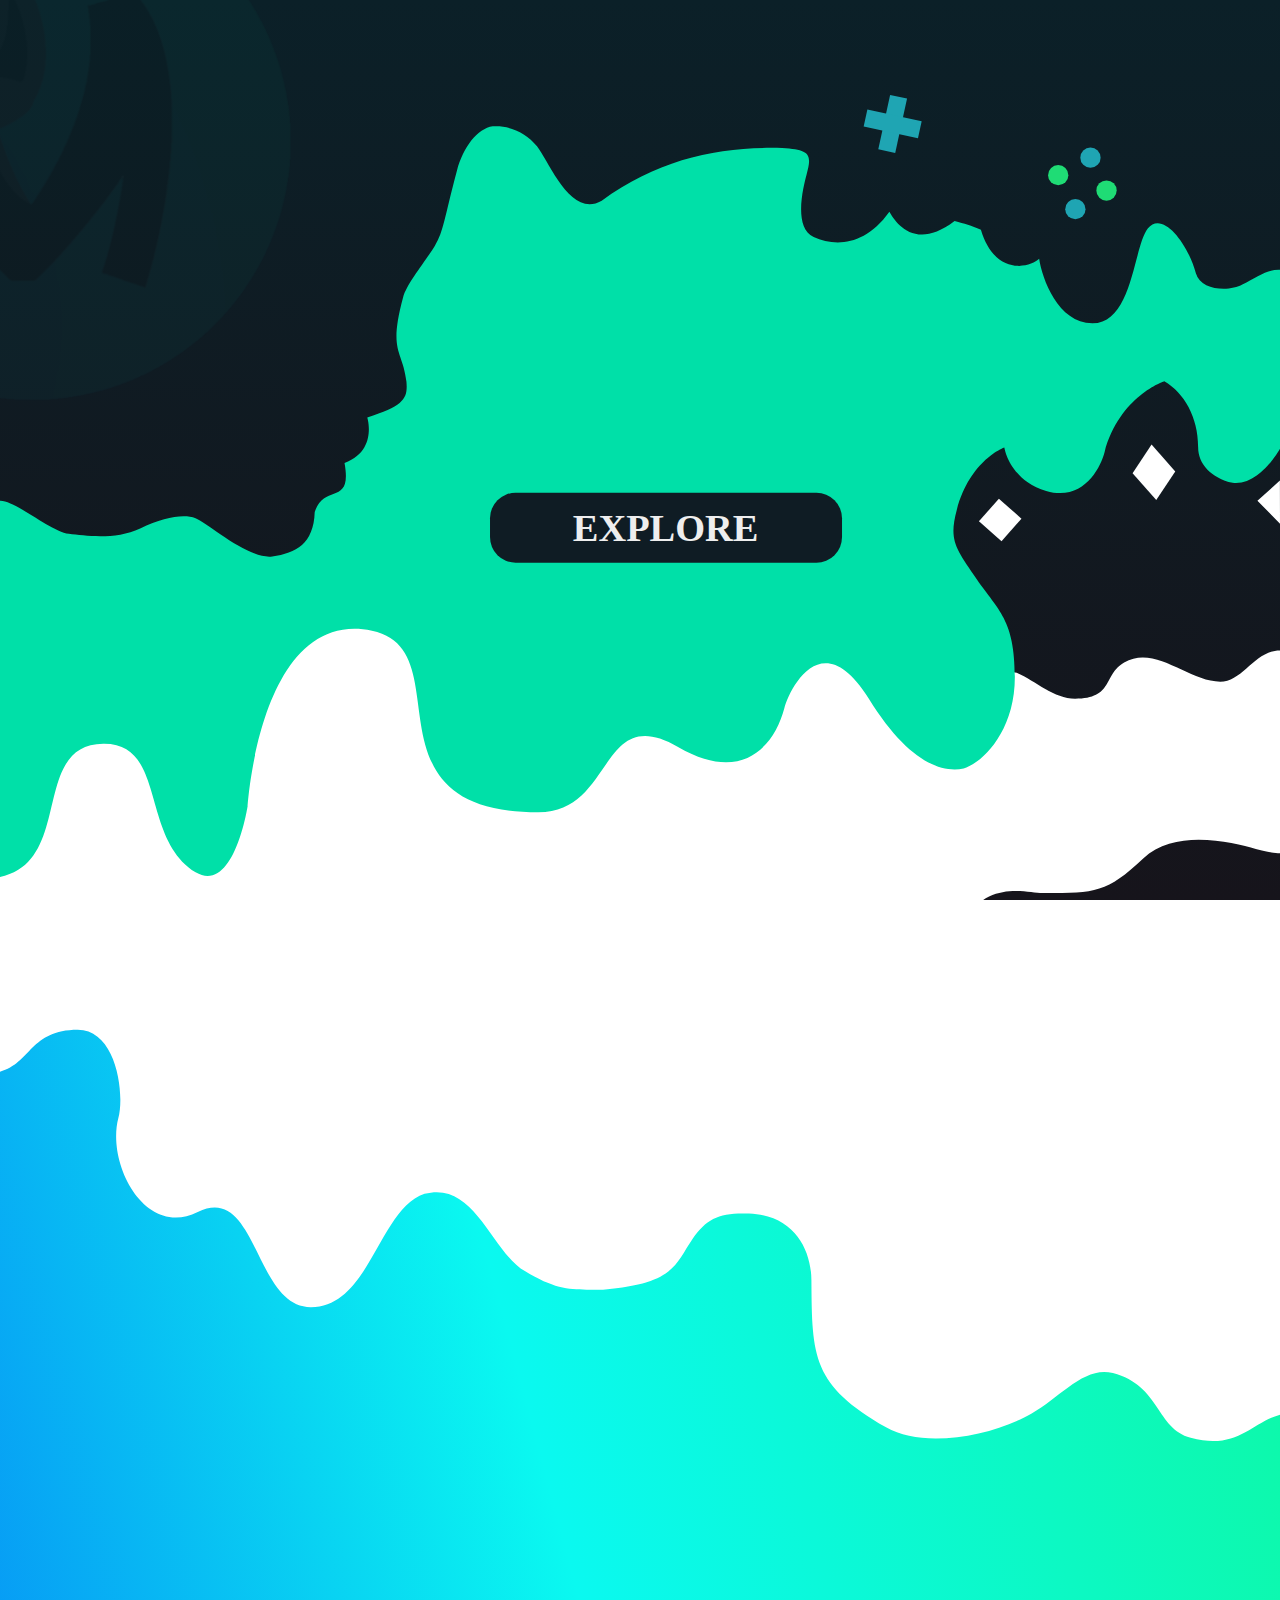
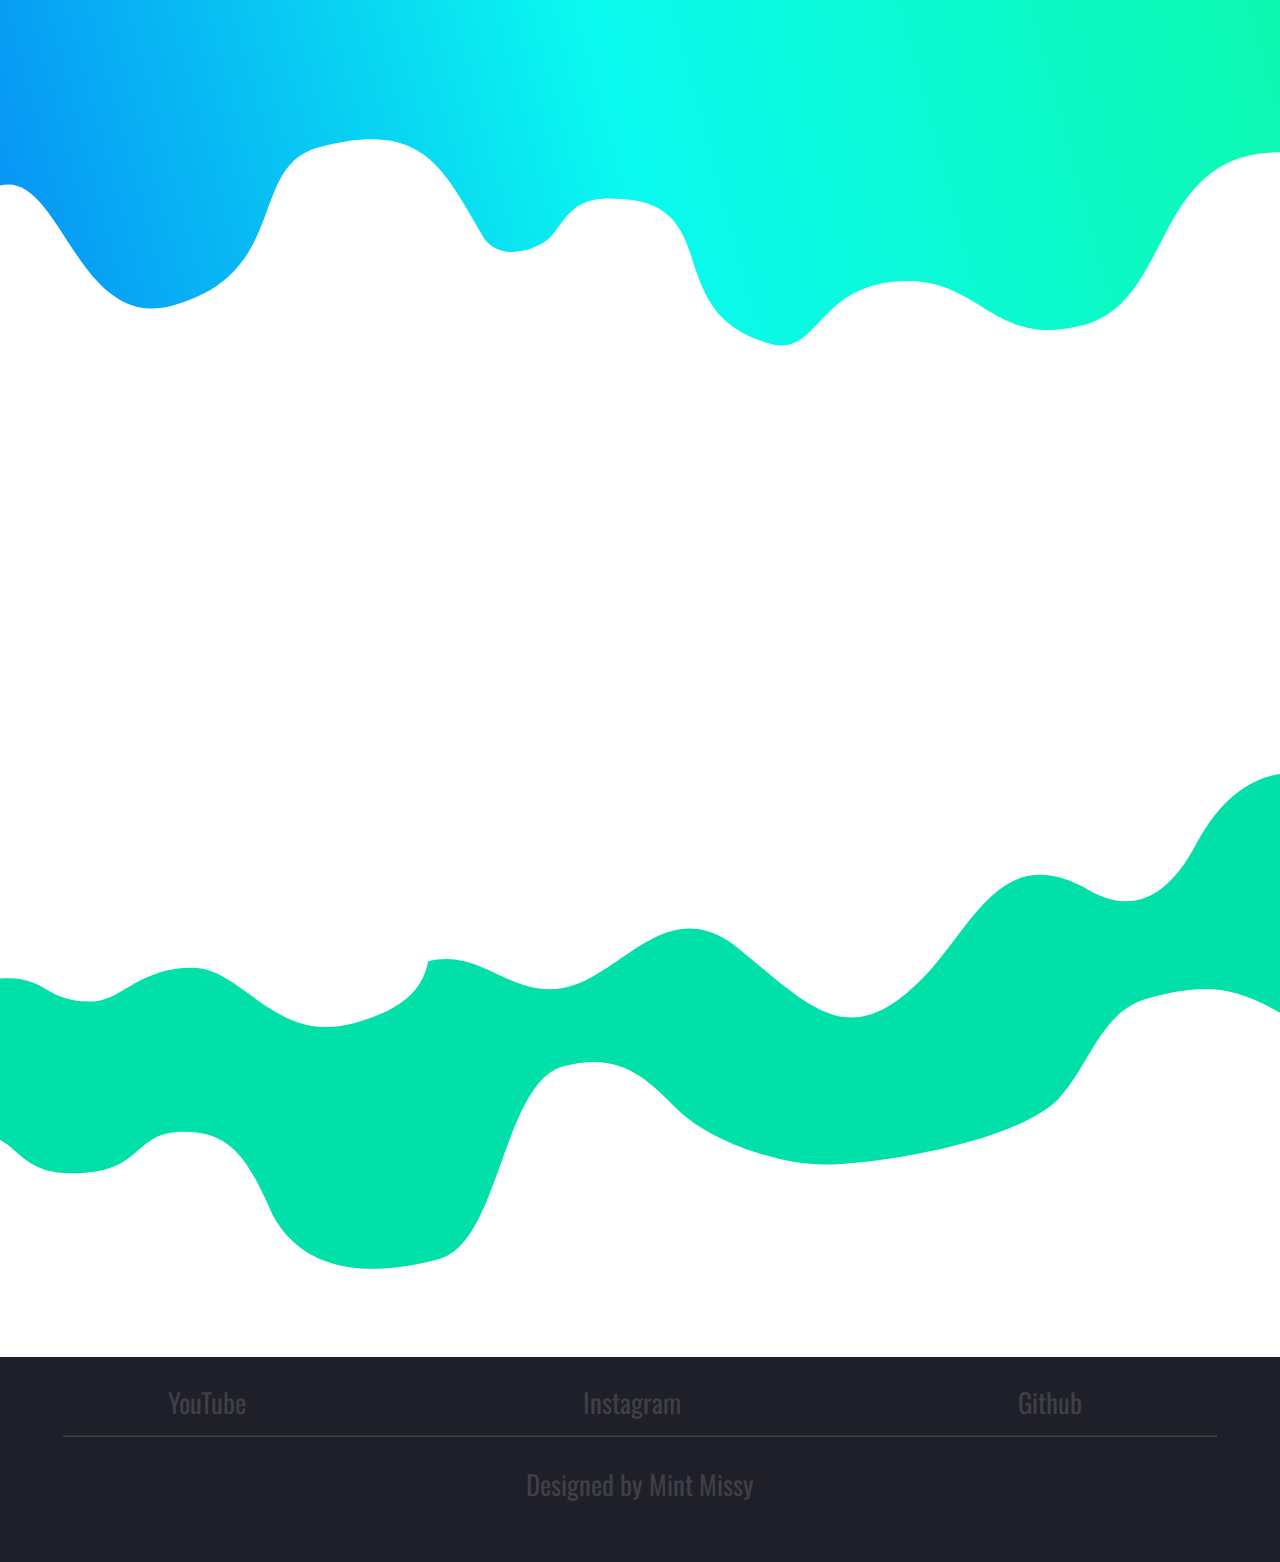
<file: index.html>
<!DOCTYPE html>
<html lang="en">
<head>
    <meta charset="UTF-8" name="viewport" content="width=device-width, initial-scale=1.0">
    <title>Home Page</title>
    <link rel="stylesheet" href="basicCss/main.css">
    <link rel="stylesheet" href="basicCss/index.css">
    <link rel="icon" href="old%20memories/logo.png" style="width: 10vw; height: 10vw">
</head>
<body onload="generateFooter(); generateNavbar('home', 'pages/')">

<div class="navbar sticky" id="navbar"></div>
<div class="content">
    <div class="topImageContainer">
        <img class="indexLeftLogo" src="images/newLogo.png" alt="Logo">
        <img class="indexImageTop" src="images/indexImageTop.svg" alt="Main Page Image">
        <p class="indexTopImageTitle title primaryBlack">Missy's Land</p>
        <a href="#myLandLink">
            <button class="indexImageButton primaryWhite">EXPLORE</button>
        </a>
        <div class="firstParagraphStructure unloadedParagraph">
            <div id="myLand" class="paragraphTitle title primaryBlack">Welcome in my land</div>
            <div class="paragraphText text primaryBlack">Howdy dear traveller! At this website you will find games and
                tools made by local king - Mint Missy. Feel free to enjoy them in any time of your life.
                I suggest you to start exploring my kingdom by clicking in one of the cards below. Warning, my sites may
                contain a lot of mint energy.
            </div>
        </div>
    </div>
    <div id="myLandLink"></div>
    <img class="indexImageMiddle" src="images/indexImageMiddle.svg" alt="Middle Page Background">
    <div class="gameCard-1 card unloadedCard">
        <a href="pages/games">
            <div class="flip-card">
                <div class="flip-card-inner">
                    <div class="flip-card-front primaryWhite">
                        <img src="old%20memories/logo.svg" alt="Game logo">
                        <hr>
                        <div class="flip-card-front-title">
                            <b>FUNNY</b><br>GAMES
                        </div>
                    </div>
                    <div class="flip-card-back">
                        <div class="flip-card-back-text">
                            <div class="primaryWhite flip-card-back-title">Funny Games</div>
                            <p class="primaryWhite">There's for me only one better thing than creating games... It's
                                looking
                                how you're enjoying my games. What are you waiting for? Click this card to play in one
                                of my games.</p>
                        </div>
                    </div>
                </div>
            </div>
        </a>
    </div>
    <div class="gameCard-2 card unloadedCard">
        <a href="pages/about">
            <div class="flip-card">
                <div class="flip-card-inner">
                    <div class="flip-card-front primaryWhite">
                        <img src="old%20memories/logo.svg" alt="Game logo">
                        <hr>
                        <div class="flip-card-front-title">
                            <b>ABOUT</b><br>ME
                        </div>
                    </div>
                    <div class="flip-card-back">
                        <div class="flip-card-back-text">
                            <div class="primaryWhite flip-card-back-title">About Me</div>
                            <p class="primaryWhite">Howdy! My name is David, friends call me Missy. I'm graphic designer
                                and code aficionado.
                                After hours of debugging code I love to chillout. Click this card to find out more about
                                me.
                        </div>
                    </div>
                </div>
            </div>
        </a>
    </div>
    <div class="gameCard-3 card unloadedCard">
        <a href="pages/tools">
            <div class="flip-card">
                <div class="flip-card-inner">
                    <div class="flip-card-front primaryWhite">
                        <img src="old%20memories/logo.svg" alt="Game logo">
                        <hr>
                        <div class="flip-card-front-title">
                            <b>USEFUL</b><br>TOOLS
                        </div>
                    </div>
                    <div class="flip-card-back">
                        <div class="flip-card-back-text">
                            <div class="primaryWhite flip-card-back-title">Useful Tools</div>
                            <p class="primaryWhite">Everyone love to be lazy! You can use my tools to shorten your work.
                                I made for you an advanced color picker, text checker and much more. Click in this card
                                to check all my tools.
                        </div>
                    </div>
                </div>
            </div>
        </a>
    </div>
    <div class="bottomImageContainer">
        <img class="indexImageBottom" src="images/indexImageBottom.svg" alt="Page background image">
        <div class="secondParagraphStructure unloadedParagraph">
            <div class="paragraphTitle title primaryBlack">It's time for mintout</div>
            <div class="paragraphText text primaryBlack">Lorem Ipsum is simply dummy text of the printing and
                typesetting
                industry. Lorem Ipsum has been the industry's standard dummy text ever since the 1500s, when an unknown
                printer took a galley of type and scrambled it to make a type specimen book. It has survived not only
                five. Printer took a galley of type and scrambled it to make a type specimen book. It has survived not
                only
                five. Printer took a galley of type and scrambled it to make a type.
            </div>
        </div>
    </div>
</div>

<div class="footer"></div>

<script type="text/javascript" src="scripts/generators.js"></script>
<script type="text/javascript" src="scripts/navbarScript.js"></script>
<script type="text/javascript" src="scripts/loadElements.js"></script>
</body>
</html>
</file>
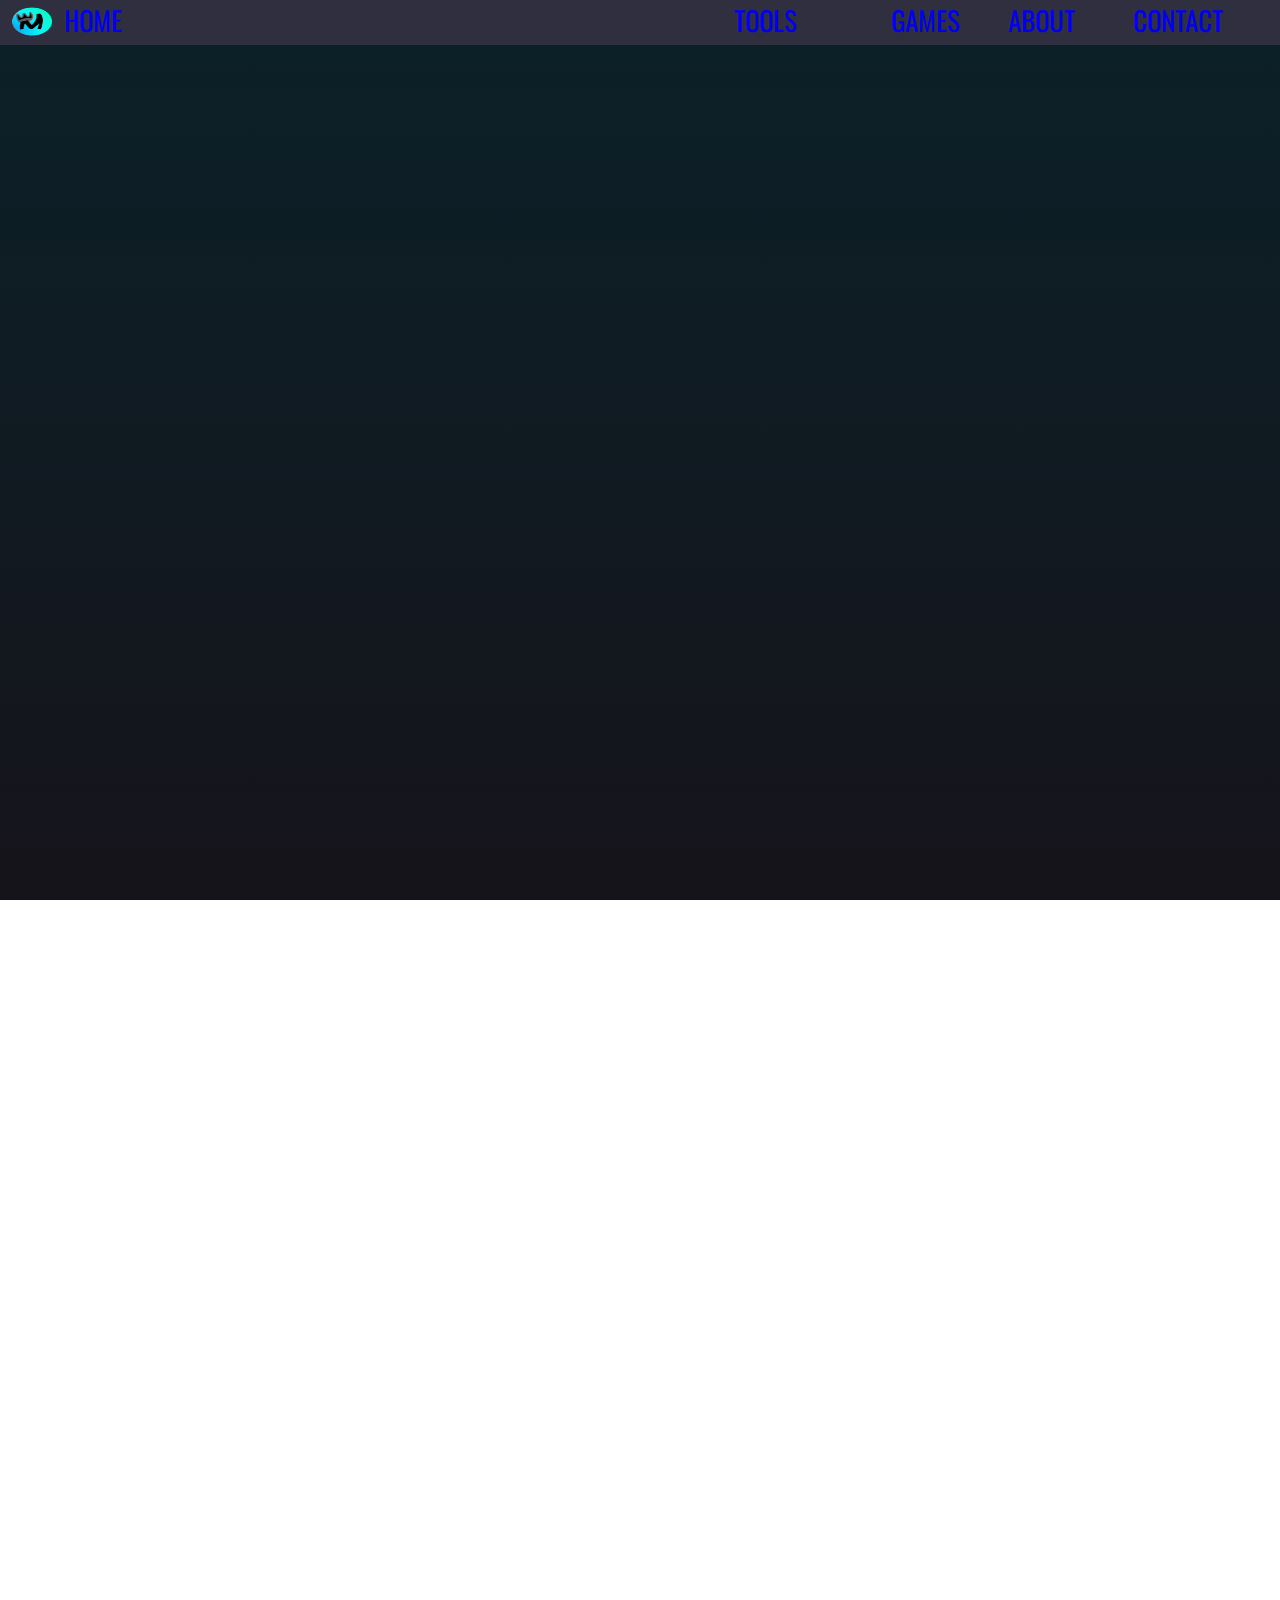
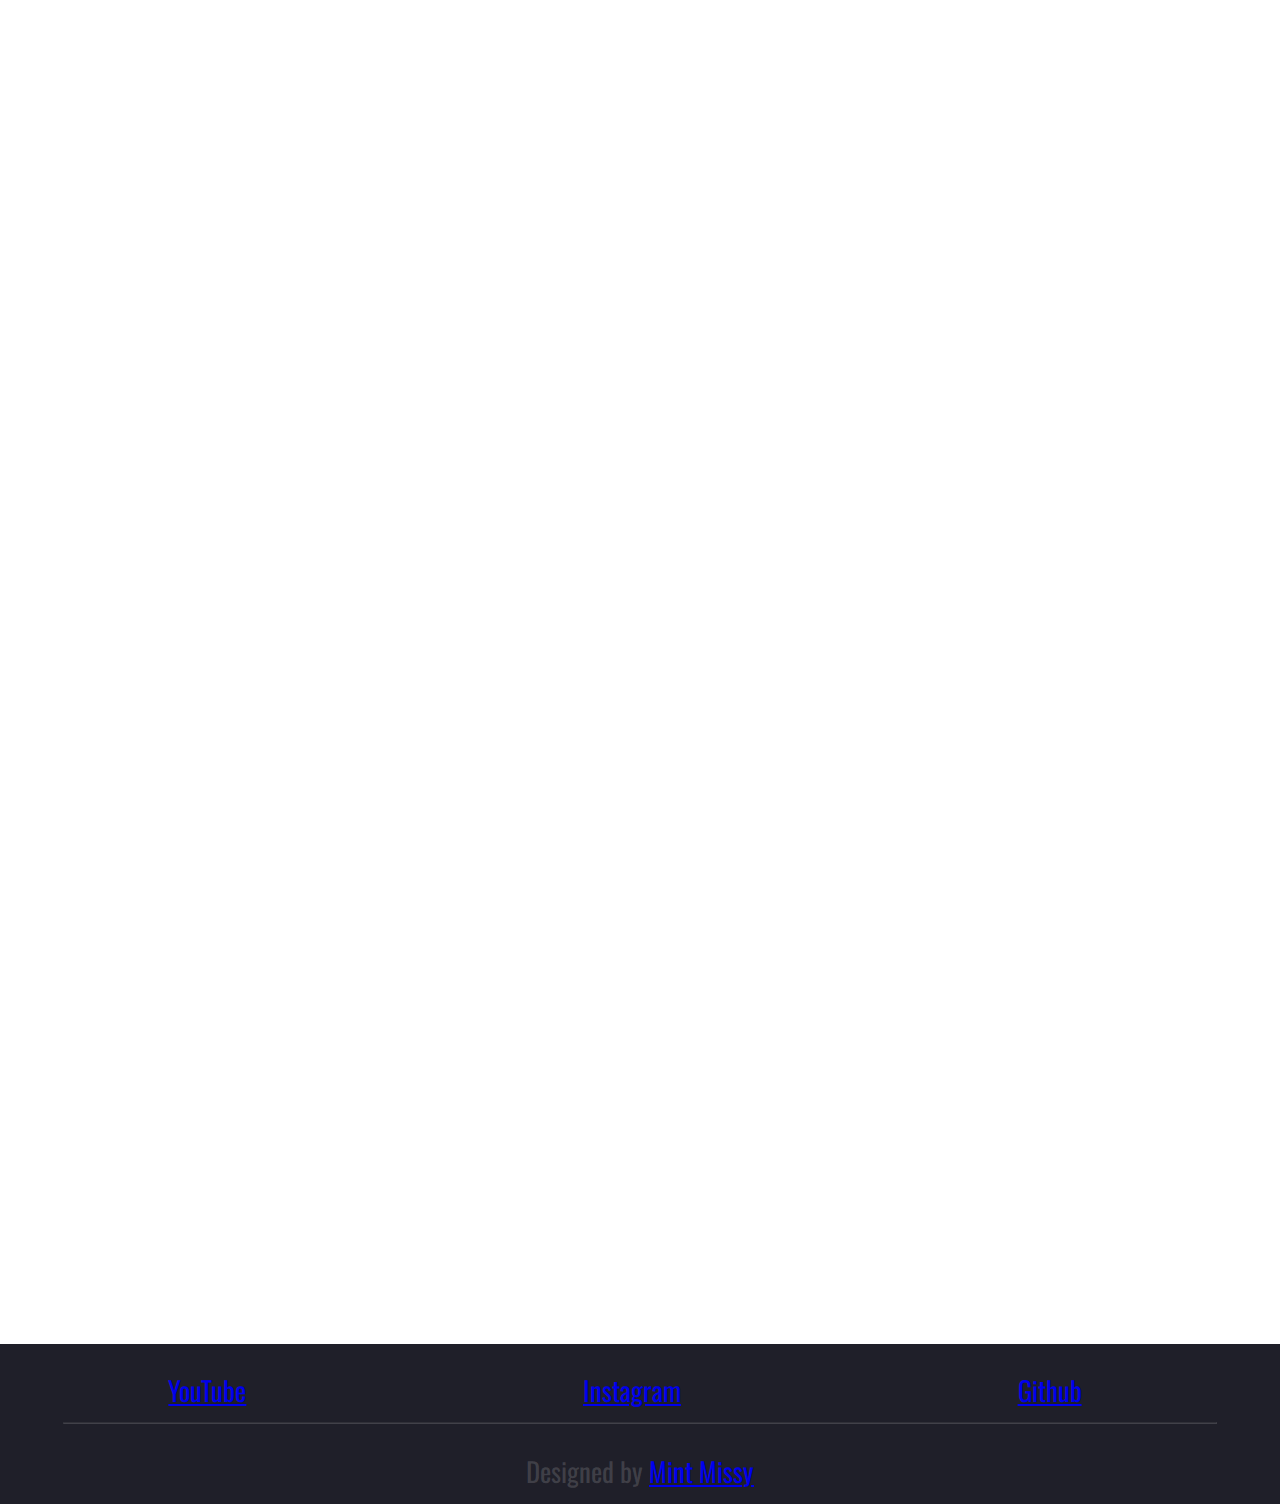
<file: about.html>
<!DOCTYPE html>
<html lang="en">
<head>
    <meta charset="UTF-8" name="viewport" content="width=device-width, initial-scale=1.0">
    <title>About</title>
    <link rel="stylesheet" href="css/main.css">
    <link rel="stylesheet" href="css/index.css">
    <link rel="icon" href="images/logo.png" style="width: 10vw; height: 10vw">
</head>
<body onload="generateFooter(); generateNavbar('about', '')">

<div class="navbar sticky" id="navbar"></div>

<div class="content">

</div>

<div class="footer"></div>

<script type="text/javascript" src="scripts/generators.js"></script>
<script src="scripts/navbarScript.js" type="text/javascript"></script>
</body>
</html>
</file>
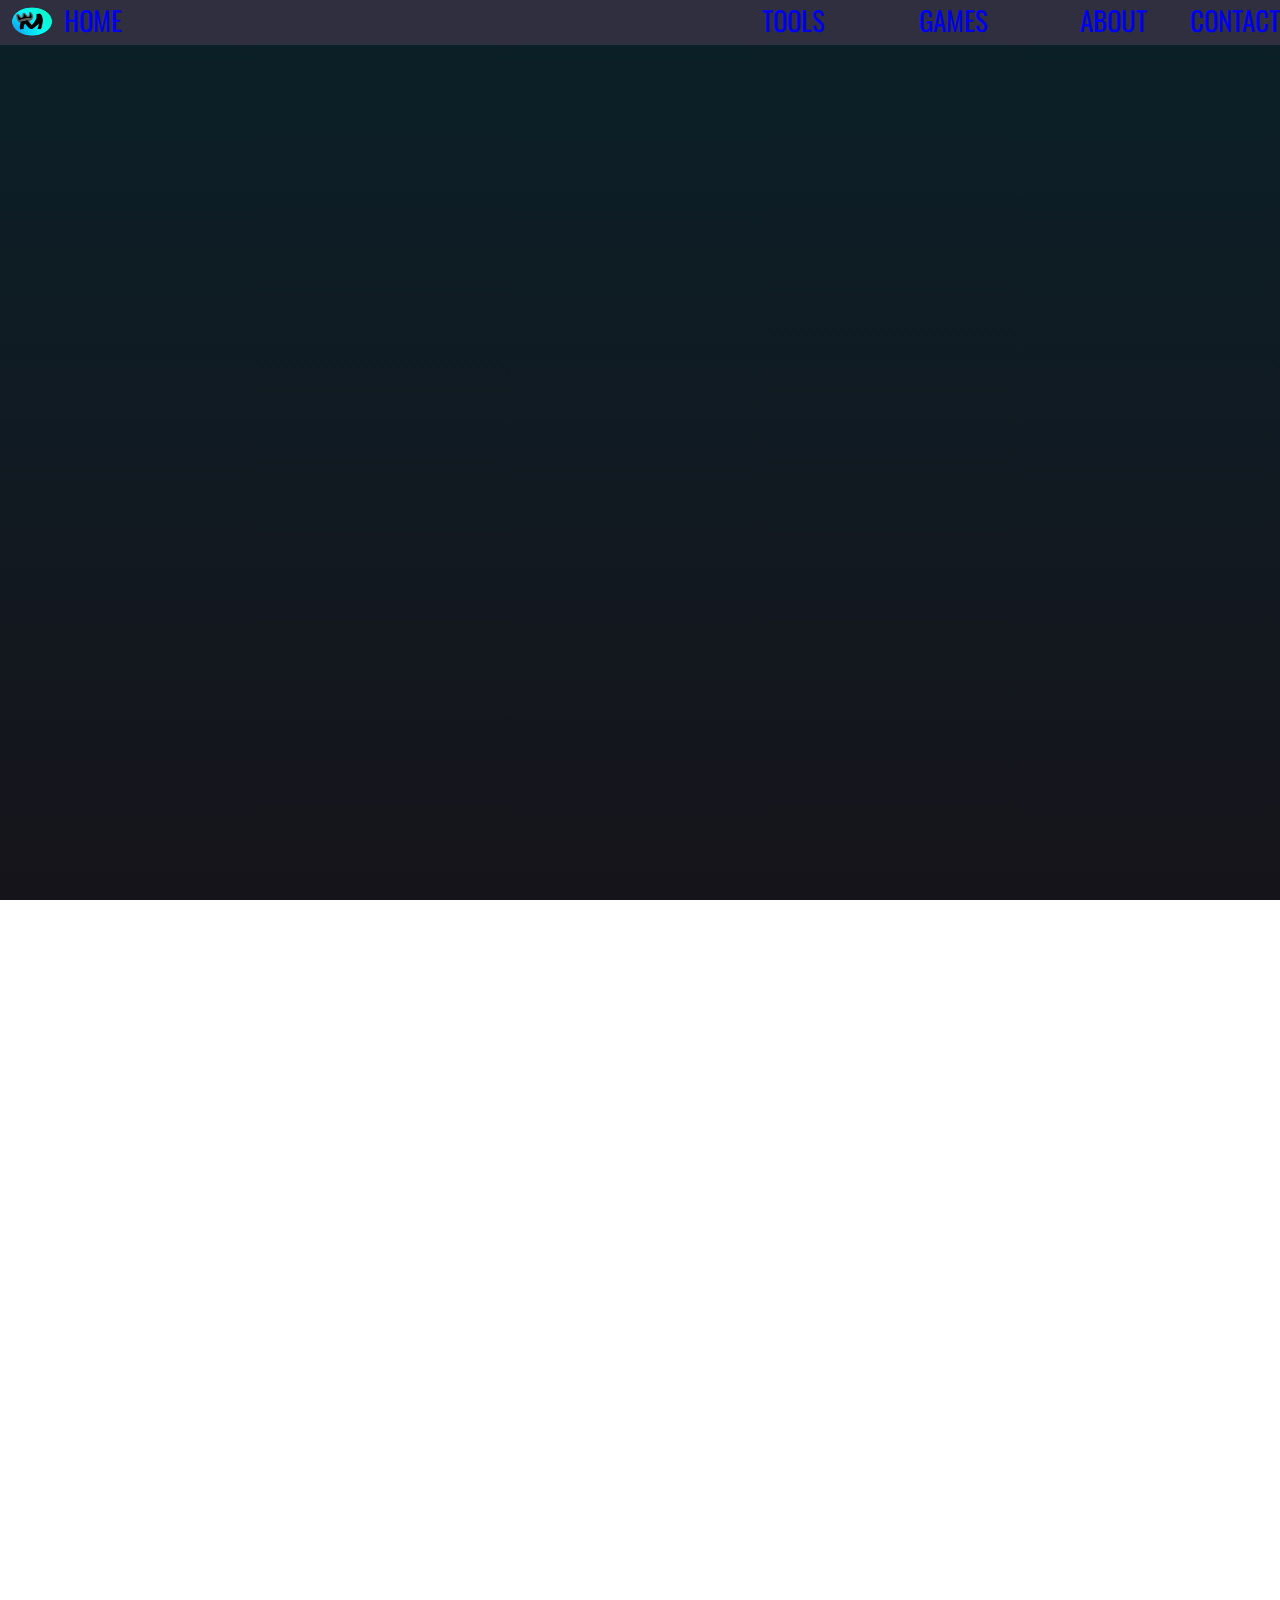
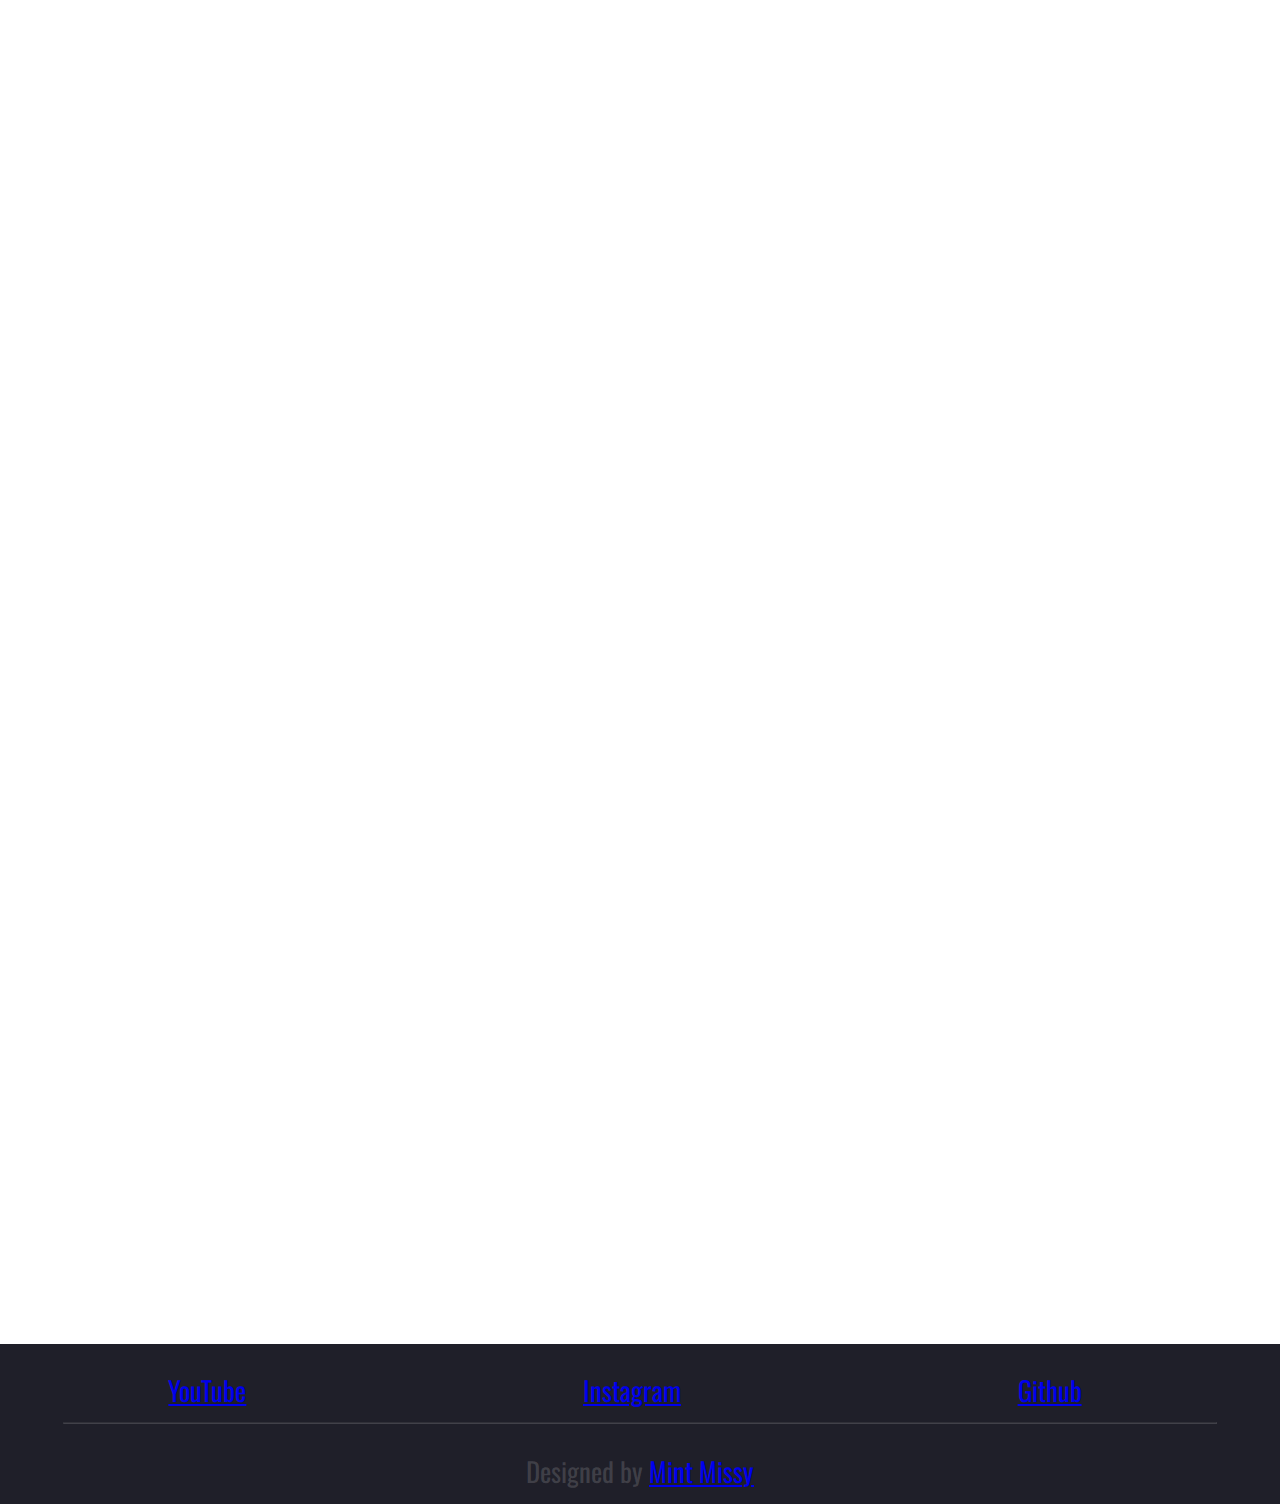
<file: contact.html>
<!DOCTYPE html>
<html lang="en">
<head>
    <meta charset="UTF-8" name="viewport" content="width=device-width, initial-scale=1.0">
    <title>Contact</title>
    <link rel="stylesheet" href="css/main.css">
    <link rel="stylesheet" href="css/index.css">
    <link rel="icon" href="images/logo.png" style="width: 10vw; height: 10vw">
</head>
<body onload="generateFooter(); generateNavbar('contact', '')">

<div class="navbar sticky" id="navbar"></div>

<div class="content">

</div>

<div class="footer"></div>

<script type="text/javascript" src="scripts/generators.js"></script>
<script src="scripts/navbarScript.js" type="text/javascript"></script>
</body>
</html>
</file>
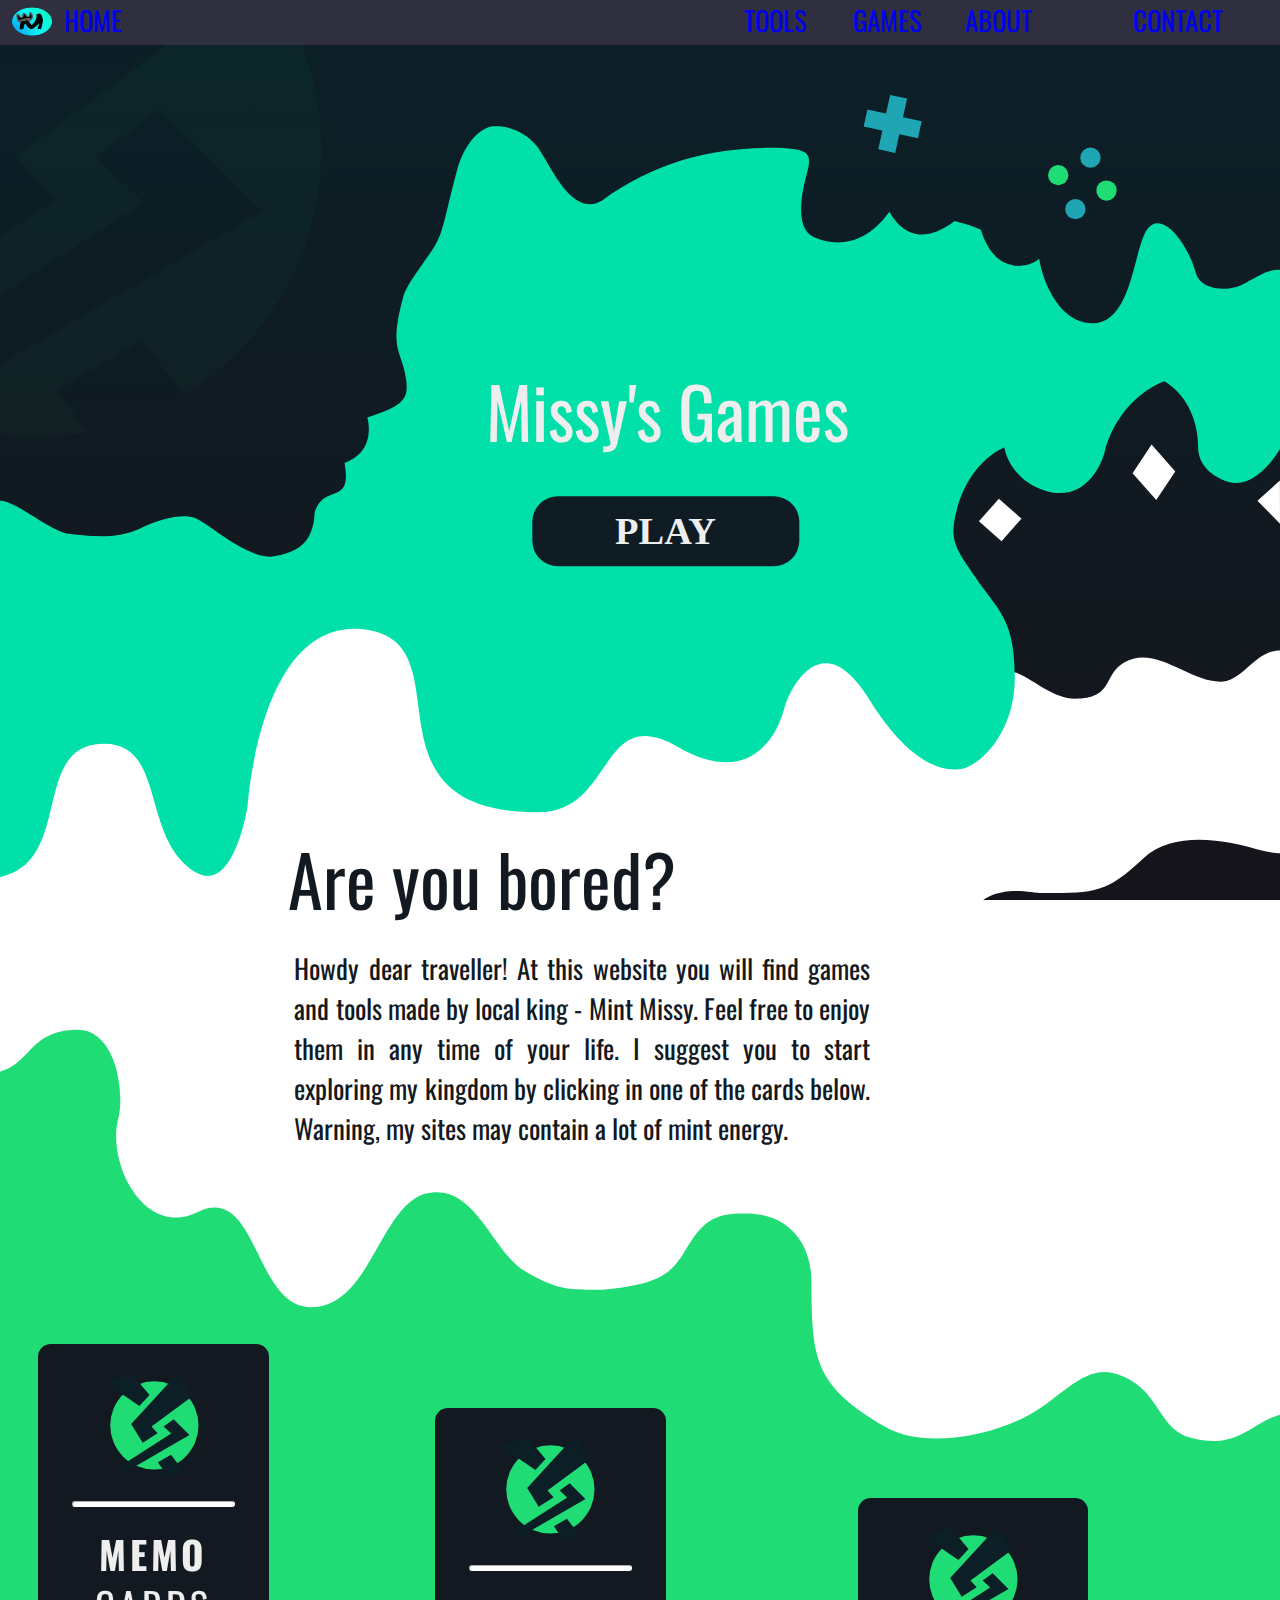
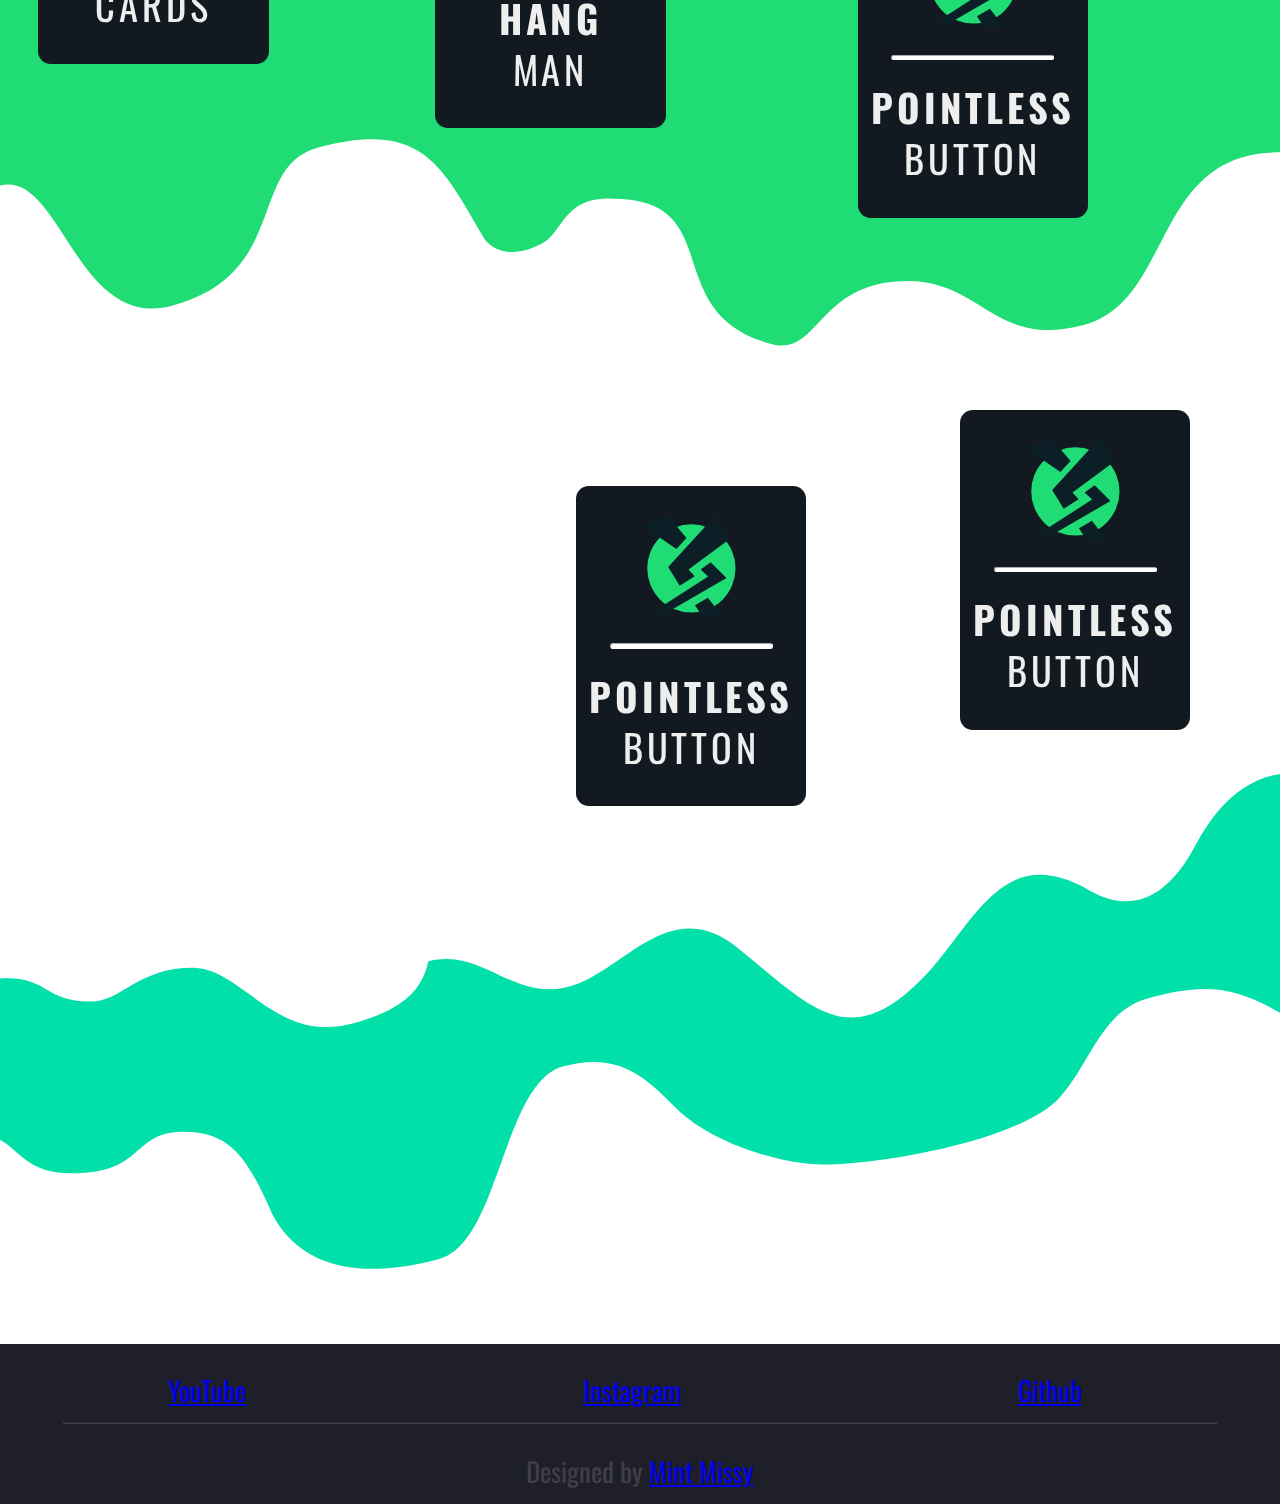
<file: games.html>
<!DOCTYPE html>
<html lang="en">
<head>
    <meta charset="UTF-8" name="viewport" content="width=device-width, initial-scale=1.0">
    <title>Games</title>
    <link rel="stylesheet" href="css/main.css">
    <link rel="stylesheet" href="css/games.css">
    <link rel="icon" href="images/logo.png" style="width: 10vw; height: 10vw">
</head>
<body onload="generateFooter(); generateNavbar('games', '')">

<div class="navbar sticky" id="navbar"></div>

<div class="content">
    <div class="topImageContainer">
        <img class="indexLeftLogo" src="images/logo.svg" alt="Logo">
        <img class="indexImageTop" src="images/indexImageTop.svg" alt="Main Page Image">
        <p class="indexTopImageTitle title primaryWhite">Missy's Games</p>
        <a href="#myLandLink">
            <button class="indexImageButton primaryWhite">PLAY</button>
        </a>
        <p id="myLand" class="indexTopImageTitle2 title primaryBlack">Are you bored?</p>
        <p class="indexTopImageText text primaryBlack">Howdy dear traveller! At this website you will find games and
            tools made by local king - Mint Missy. Feel free to enjoy them in any time of your life.
            I suggest you to start exploring my kingdom by clicking in one of the cards below. Warning, my sites may
            contain a lot of mint energy.
        </p>
    </div>
    <div id="myLandLink"></div>
    <div class="limeBackgroundLeft"></div>
    <div class="limeBackgroundRight"></div>
    <div class="gameCard-1">
        <a href="games/MemoCards/MemoCards.html">
            <div class="flip-card">
                <div class="flip-card-inner">
                    <div class="flip-card-front primaryWhite">
                        <img src="images/logo.svg" alt="Game logo">
                        <hr>
                        <div class="flip-card-front-title">
                            <b>MEMO</b><br>CARDS
                        </div>
                    </div>
                    <div class="flip-card-back">
                        <div class="flip-card-back-text">
                            <div class="primaryWhite flip-card-back-title">Memo Cards</div>
                            <p class="primaryWhite">There's for me only one better thing than creating games... It's
                                looking
                                how you're enjoying my games. What are you waiting for? Click this card to play in one
                                of my games.</p>
                        </div>
                    </div>
                </div>
            </div>
        </a>
    </div>
    <div class="gameCard-2">
        <a href="about.html">
            <div class="flip-card">
                <div class="flip-card-inner">
                    <div class="flip-card-front primaryWhite">
                        <img src="images/logo.svg" alt="Game logo">
                        <hr>
                        <div class="flip-card-front-title">
                            <b>HANG</b><br>MAN
                        </div>
                    </div>
                    <div class="flip-card-back">
                        <div class="flip-card-back-text">
                            <div class="primaryWhite flip-card-back-title">Hang Man</div>
                            <p class="primaryWhite">Howdy! My name is David, friends call me Missy. I'm graphic designer
                                and code aficionado.
                                After hours of debugging code I love to chillout. Click this card to find out more about
                                me.
                        </div>
                    </div>
                </div>
            </div>
        </a>
    </div>
    <div class="gameCard-3">
        <a href="tools.html">
            <div class="flip-card">
                <div class="flip-card-inner">
                    <div class="flip-card-front primaryWhite">
                        <img src="images/logo.svg" alt="Game logo">
                        <hr>
                        <div class="flip-card-front-title">
                            <b>POINTLESS</b><br>BUTTON
                        </div>
                    </div>
                    <div class="flip-card-back">
                        <div class="flip-card-back-text">
                            <div class="primaryWhite flip-card-back-title">Pointless Button</div>
                            <p class="primaryWhite">Everyone love to be lazy! You can use my tools to shorten your work.
                                I made for you an advanced color picker, text checker and much more. Click in this card to check all my tools.
                        </div>
                    </div>
                </div>
            </div>
        </a>
    </div>
    <div class="bottomImageContainer">
        <img class="indexImageBottom" src="images/indexImageBottom.svg" alt="Page background image">
    </div>
    <div class="gameCard-4">
        <a href="tools.html">
            <div class="flip-card">
                <div class="flip-card-inner">
                    <div class="flip-card-front primaryWhite">
                        <img src="images/logo.svg" alt="Game logo">
                        <hr>
                        <div class="flip-card-front-title">
                            <b>POINTLESS</b><br>BUTTON
                        </div>
                    </div>
                    <div class="flip-card-back">
                        <div class="flip-card-back-text">
                            <div class="primaryWhite flip-card-back-title">Pointless Button</div>
                            <p class="primaryWhite">Everyone love to be lazy! You can use my tools to shorten your work.
                                I made for you an advanced color picker, text checker and much more. Click in this card to check all my tools.
                        </div>
                    </div>
                </div>
            </div>
        </a>
    </div>
    <div class="gameCard-5">
        <a href="tools.html">
            <div class="flip-card">
                <div class="flip-card-inner">
                    <div class="flip-card-front primaryWhite">
                        <img src="images/logo.svg" alt="Game logo">
                        <hr>
                        <div class="flip-card-front-title">
                            <b>POINTLESS</b><br>BUTTON
                        </div>
                    </div>
                    <div class="flip-card-back">
                        <div class="flip-card-back-text">
                            <div class="primaryWhite flip-card-back-title">Pointless Button</div>
                            <p class="primaryWhite">Everyone love to be lazy! You can use my tools to shorten your work.
                                I made for you an advanced color picker, text checker and much more. Click in this card to check all my tools.
                        </div>
                    </div>
                </div>
            </div>
        </a>
    </div>
</div>

<div class="footer"></div>

<script type="text/javascript" src="scripts/generators.js"></script>
<script src="scripts/navbarScript.js" type="text/javascript"></script>
</body>
</html>
</file>
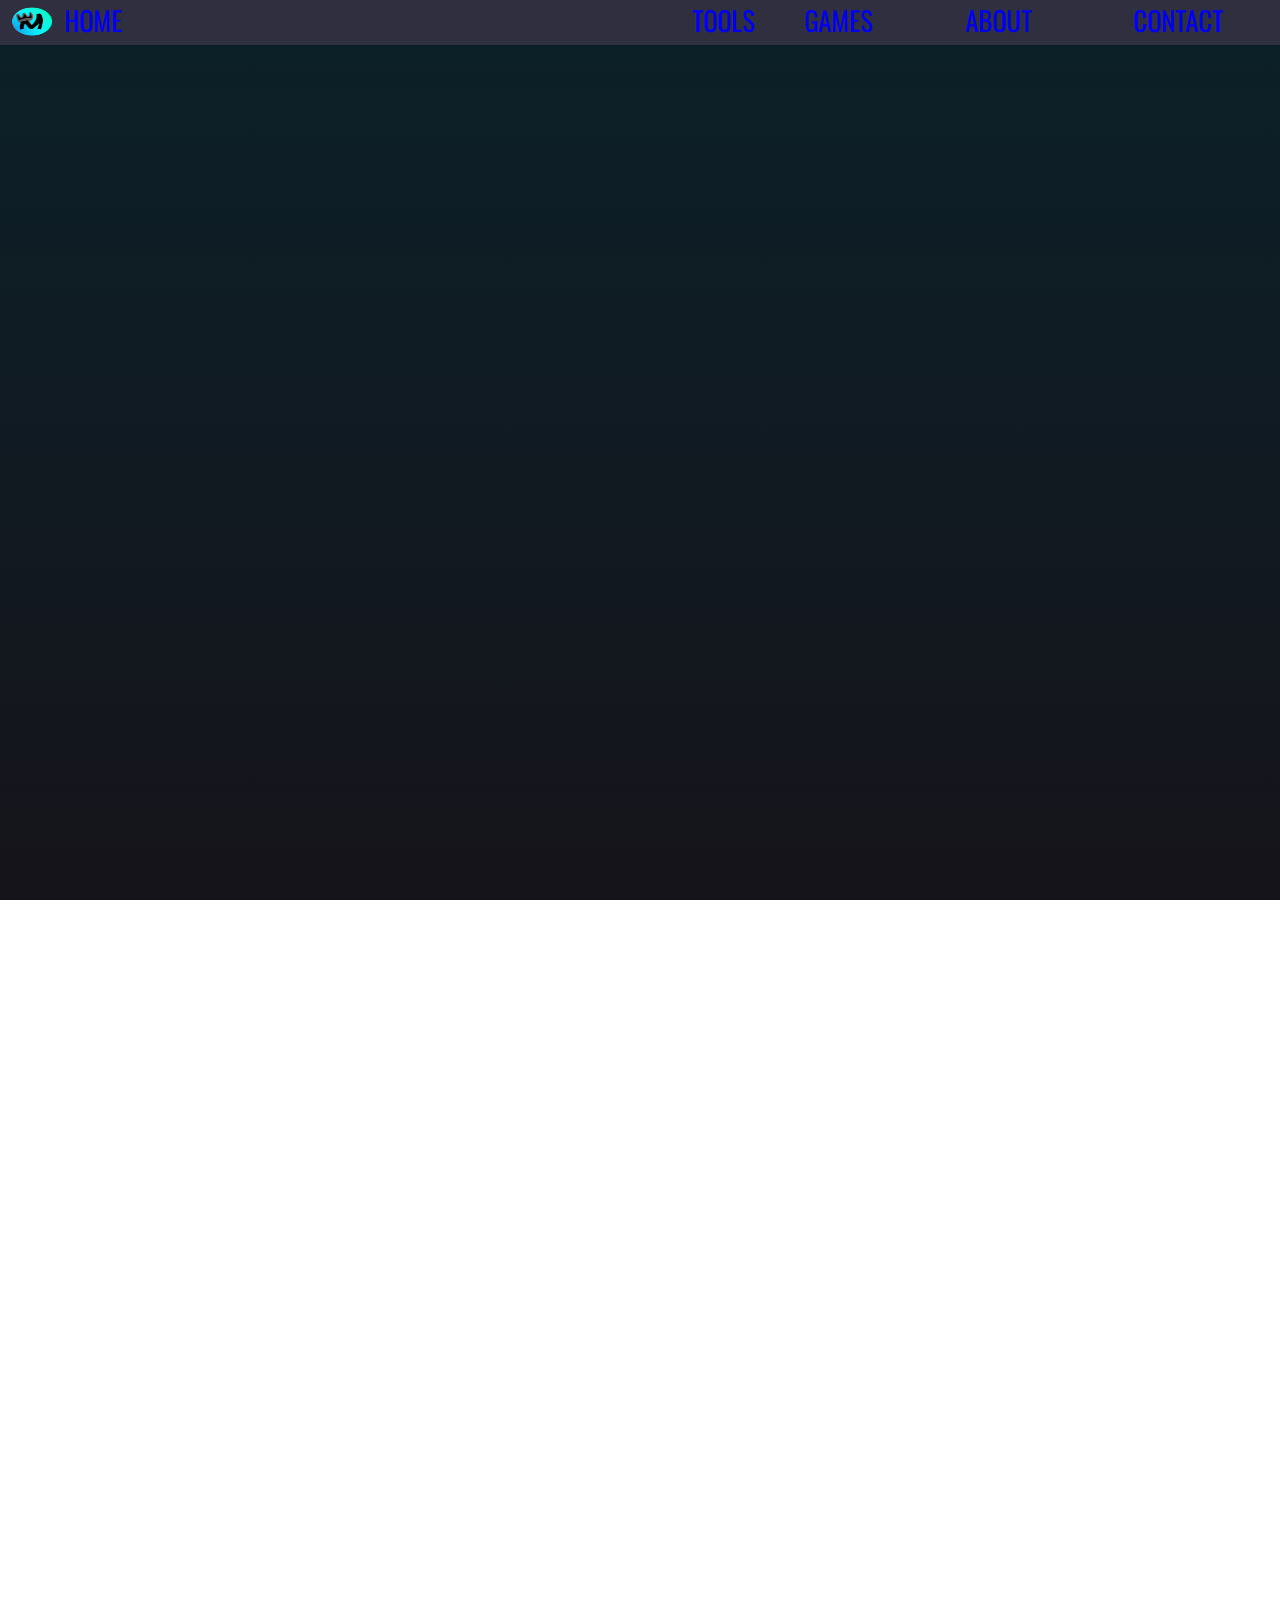
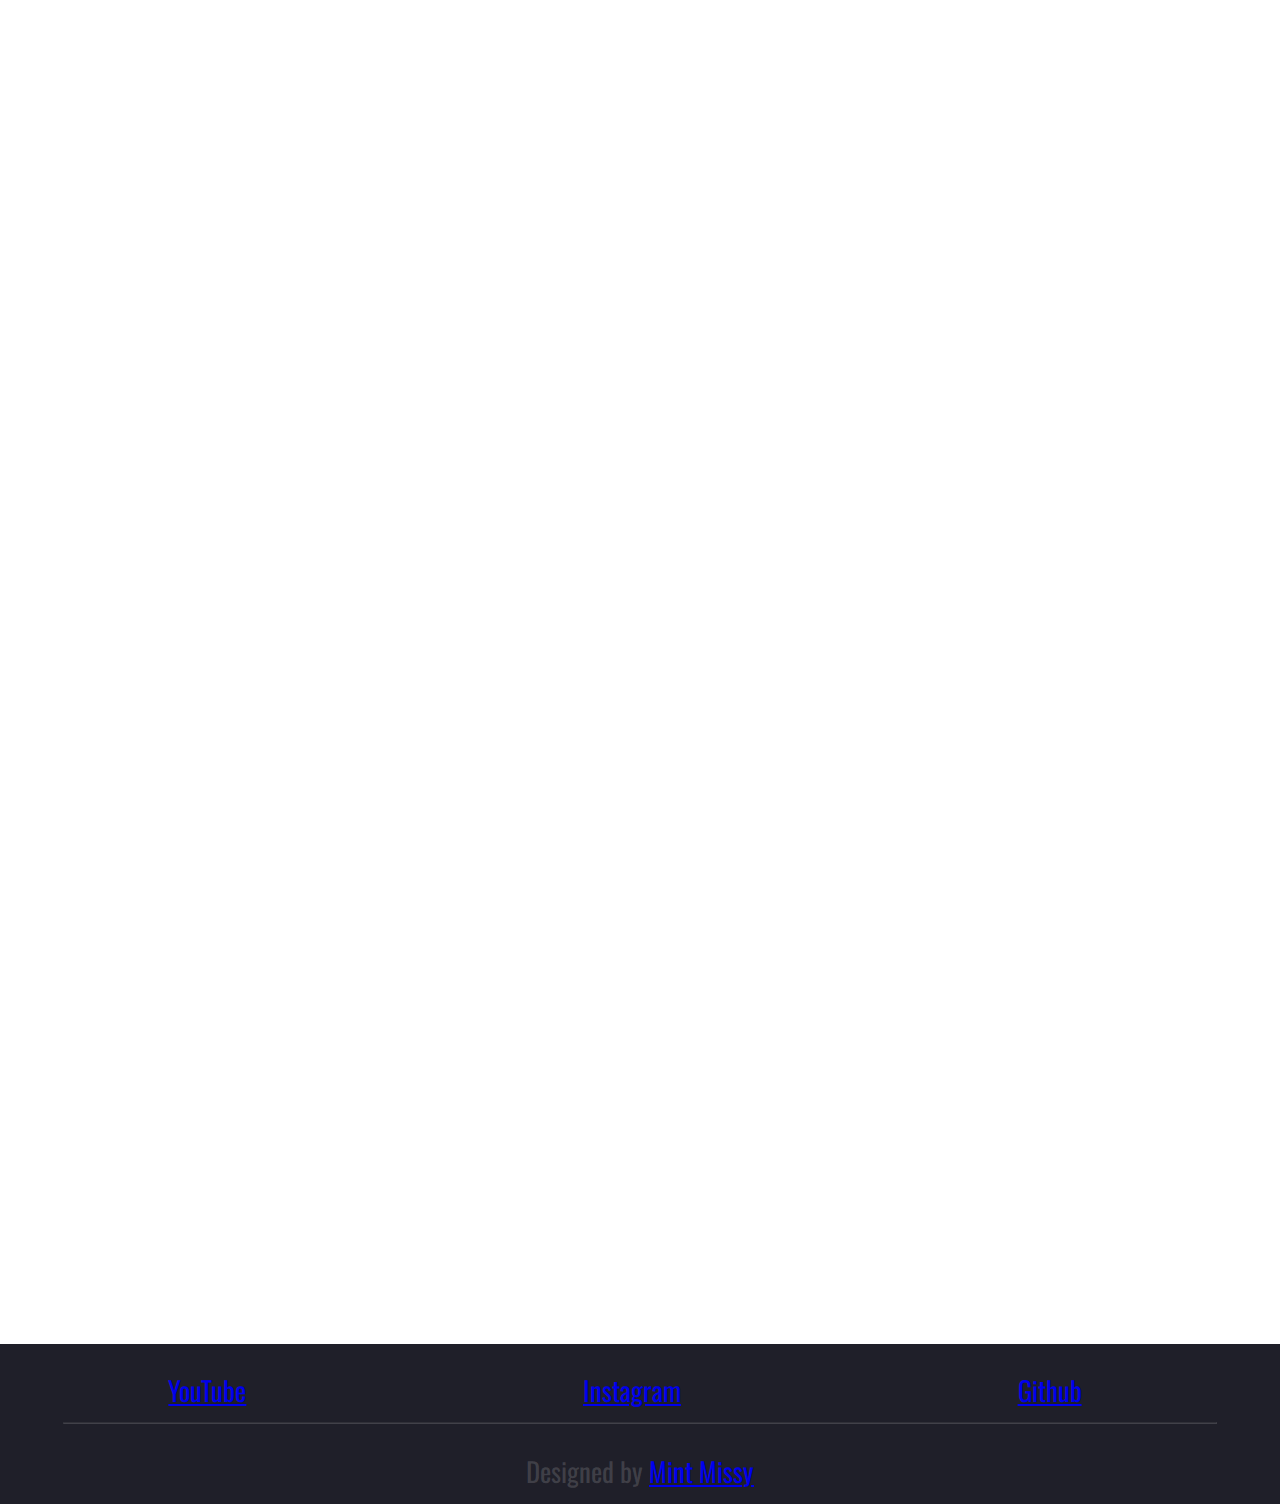
<file: tools.html>
<!DOCTYPE html>
<html lang="en">
<head>
    <meta charset="UTF-8" name="viewport" content="width=device-width, initial-scale=1.0">
    <title>Tools</title>
    <link rel="stylesheet" href="css/main.css">
    <link rel="stylesheet" href="css/index.css">
    <link rel="icon" href="images/logo.png" style="width: 10vw; height: 10vw">
</head>
<body onload="generateFooter(); generateNavbar('tools', '')">

<div class="navbar sticky" id="navbar"></div>

<div class="content">

</div>

<div class="footer"></div>

<script type="text/javascript" src="scripts/generators.js"></script>
<script src="scripts/navbarScript.js" type="text/javascript"></script>
</body>
</html>
</file>
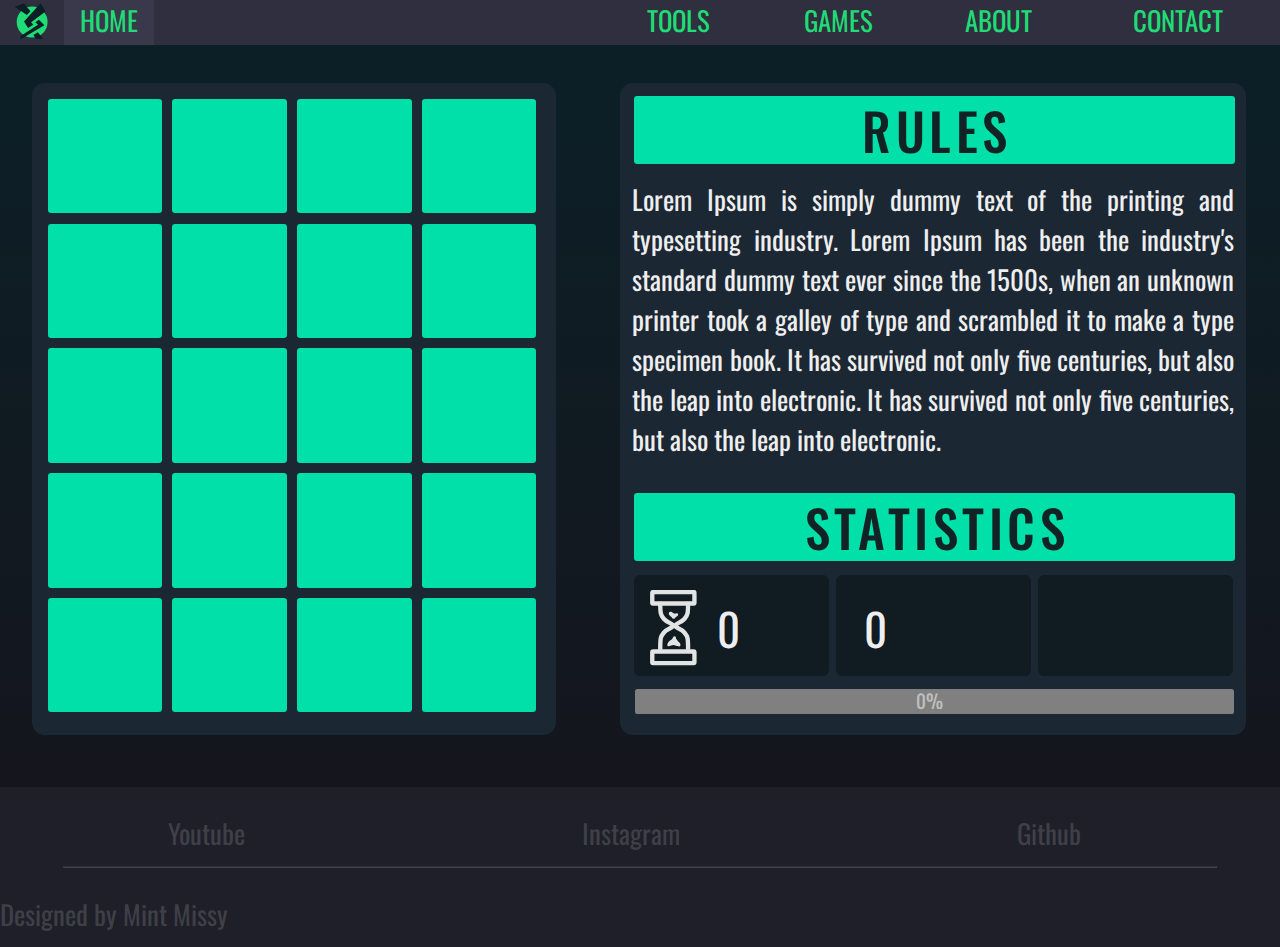
<file: games/MemoCards.html>
<!DOCTYPE html>
<html lang="en">
<head>
    <title>SuperMEMO</title>
    <meta charset="UTF-8">
    <link rel="icon" href="../images/logo.png" style="width: 10vw; height: 10vw">
    <link href="https://fonts.googleapis.com/css2?family=Squada+One&display=swap" rel="stylesheet">
    <link href="https://fonts.googleapis.com/css2?family=Roboto+Condensed&family=Squada+One&display=swap"
          rel="stylesheet">
    <link href="../css/navbar.css" rel="stylesheet">
    <link href="../css/footer.css" rel="stylesheet">
    <link href="../css/main.css" rel="stylesheet">
    <link href="MemoCards.css" rel="stylesheet">
</head>
<body onload="generate()">
<script type="text/javascript">
    let resetTime;
    let flippedCards = [];
    let randomSymbols = [];
    let points = 0;

    function generate() {

        let symbols = ['♔', '♕', '♖', '♗', '♘', '♙', '♤', '♧', '♡', '♢'];
        for (let i = 0; i < 10; i++) {
            symbols.push(symbols[i]);
        }

        for (let i = 0; i < 1; i++) {
            let gamble1 = Math.floor(Math.random() * symbols.length);
            let gamble2 = Math.floor(Math.random() * symbols.length);
            [symbols[gamble1], symbols[gamble2]] = [symbols[gamble2], symbols[gamble1]];
        }

        for (let i = 0; i < 20; i++) {
            let los = Math.floor(Math.random() * (symbols.length));
            randomSymbols[i] = symbols[los];
            symbols.splice(los, 1);
            board.innerHTML += '<div id="card' + i + '" onclick="flip(this)" class="card">\n' +
                '    <div class="cardInner">\n' +
                '        <div class="cardFront">\n' +
                '\n' +
                '        </div>\n' +
                '        <div class="cardBack title">\n' +
                randomSymbols[i] + '\n' +
                '        </div>\n' +
                '    </div>\n' +
                '</div>';
        }
    }

    let canFlip = false;
    let lastFlipped;
    let startDate;
    let stepsNumber = 0;

    function flip(card) {

        if (canFlip === true) {
            return 0;
        }

        if (lastFlipped === card.id.substr(4)) {
            return 0;
        }

        if (startDate === undefined) {
            startDate = new Date();
            startDate = startDate.getTime();
        }

        lastFlipped = card.id.substr(4);

        card.classList.add('flippedCard');

        flippedCards[flippedCards.length] = card;

        if (flippedCards.length < 2) {
            return 0;
        }

        if (randomSymbols[flippedCards[0].id.substr(4)] === randomSymbols[flippedCards[1].id.substr(4)]) {
            canFlip = true;
            setStep();

            setTimeout(() => {
                flippedCards[0].style.visibility = "hidden";
                flippedCards[1].style.visibility = "hidden";
                flippedCards = [];
                canFlip = false;
                points += 1;
                setBar(points);
            }, 900);

            return 0;
        }

        if (randomSymbols[flippedCards[0].id.substr(4)] !== randomSymbols[flippedCards[1].id.substr(4)]) {
            canFlip = true;
            setStep();

            setTimeout(() => {
                flippedCards[0].classList.remove('flippedCard');
                flippedCards[1].classList.remove('flippedCard');
                flippedCards = [];
                canFlip = false;
                lastFlipped = undefined;
            }, 1200);

            return 0;
        }
    }


    function setTimer() {

        if (startDate === undefined) {
            return 0;
        }

        if (points < 10) {
            let currentTime = new Date();
            currentTime = currentTime.getTime();
            timer.innerHTML = Math.floor((startDate - currentTime) / -1000);
        }
    }

    if (points < 10) {
        resetTime = setInterval(setTimer, 1000);
    }

    function setStep() {
        stepsNumber += 1;
        steps.innerHTML = stepsNumber;
    }

    function setBar(points) {

        let percentages = (points / 10) * 100;
        let bar = document.getElementById("progressBar");
        let currentPercentages = bar.style.width;
        currentPercentages = currentPercentages.replace("%", "");

        var fillBar = setInterval(barFrames, 15);

        function barFrames() {
            if (currentPercentages >= percentages) {
                clearInterval(fillBar);
            } else {
                currentPercentages++;
                bar.style.width = currentPercentages + '%';
                progressPercents.innerHTML = currentPercentages + "%";
            }
        }
    }
</script>
<div class="navbar" id="navbar">
    <div class="buttonLeft">
        <div class="primaryColor navbarText logoButton">
            <img id="navbarLogo" src="../images/logo.svg" alt="logo">
        </div>
    </div>
    <a href="../contact.html">
        <div class="buttonRight contactButton">
            <div class="primaryColor navbarText textButton">CONTACT</div>
        </div>
    </a>
    <a href="../about.html">
        <div class="buttonRight aboutButton">
            <div class="primaryColor navbarText textButton">ABOUT</div>
        </div>
    </a>
    <a href="../games.html">
        <div class="buttonRight gamesButton">
            <div class="primaryColor navbarText textButton">GAMES</div>
        </div>
    </a>
    <a href="../tools.html">
        <div class="buttonRight toolsButton">
            <div class="primaryColor navbarText textButton">TOOLS</div>
        </div>
    </a>

    <a href="../index.html">
        <div class="activeSite buttonLeft homeButton">
            <div class="primaryColor navbarText textButton">HOME</div>
        </div>
    </a>
</div>

<div id="container">
    <div id="board"></div>
    <div id="sideBar">
        <div class="titleBackground titleBackgroundPos1">
            <div id="rulesText" class="titlePosition1 text primaryBlack">RULES</div>
        </div>

        <div class="RulesDescription primaryWhite text">
            Lorem Ipsum is simply dummy text of the printing and typesetting industry. Lorem Ipsum has been the
            industry's standard dummy text ever since the 1500s, when an unknown printer took a galley of type and
            scrambled it to make a type specimen book. It has survived not only five centuries, but also the leap into
            electronic. It has survived not only five centuries, but also the leap into
            electronic.
        </div>
        <div class="titleBackground titleBackgroundPos2">
            <div id="statsText" class="titlePosition2 text primaryBlack">STATISTICS</div>
        </div>

        <img src="../images/clepsydra.svg" class="timerImage" alt="clears">
        <div id="timer" class="title primaryWhite">0</div>
        <div id="steps" class="text primaryWhite">0</div>

        <div id="statsContainer">
            <div class="statsBackground"></div>
            <div class="statsBackground"></div>
            <div class="statsBackground"></div>
        </div>
        <div class="barContainer">
            <div id="progressPercents" class="text primaryBlack">0%</div>
            <div id="blankBar">
                <div id="progressBar"></div>
            </div>
        </div>
    </div>
</div>

<div class="footer">
    <p class="footerInfo primaryGray text">Youtube</p>
    <p class="footerInfo primaryGray text">Instagram</p>
    <p class="footerInfo primaryGray text">Github</p>
    <hr class="lineFooter">
    <p class="primaryGray footerCredits text">Designed by Mint Missy</p>
</div>
</body>
</html>
</file>
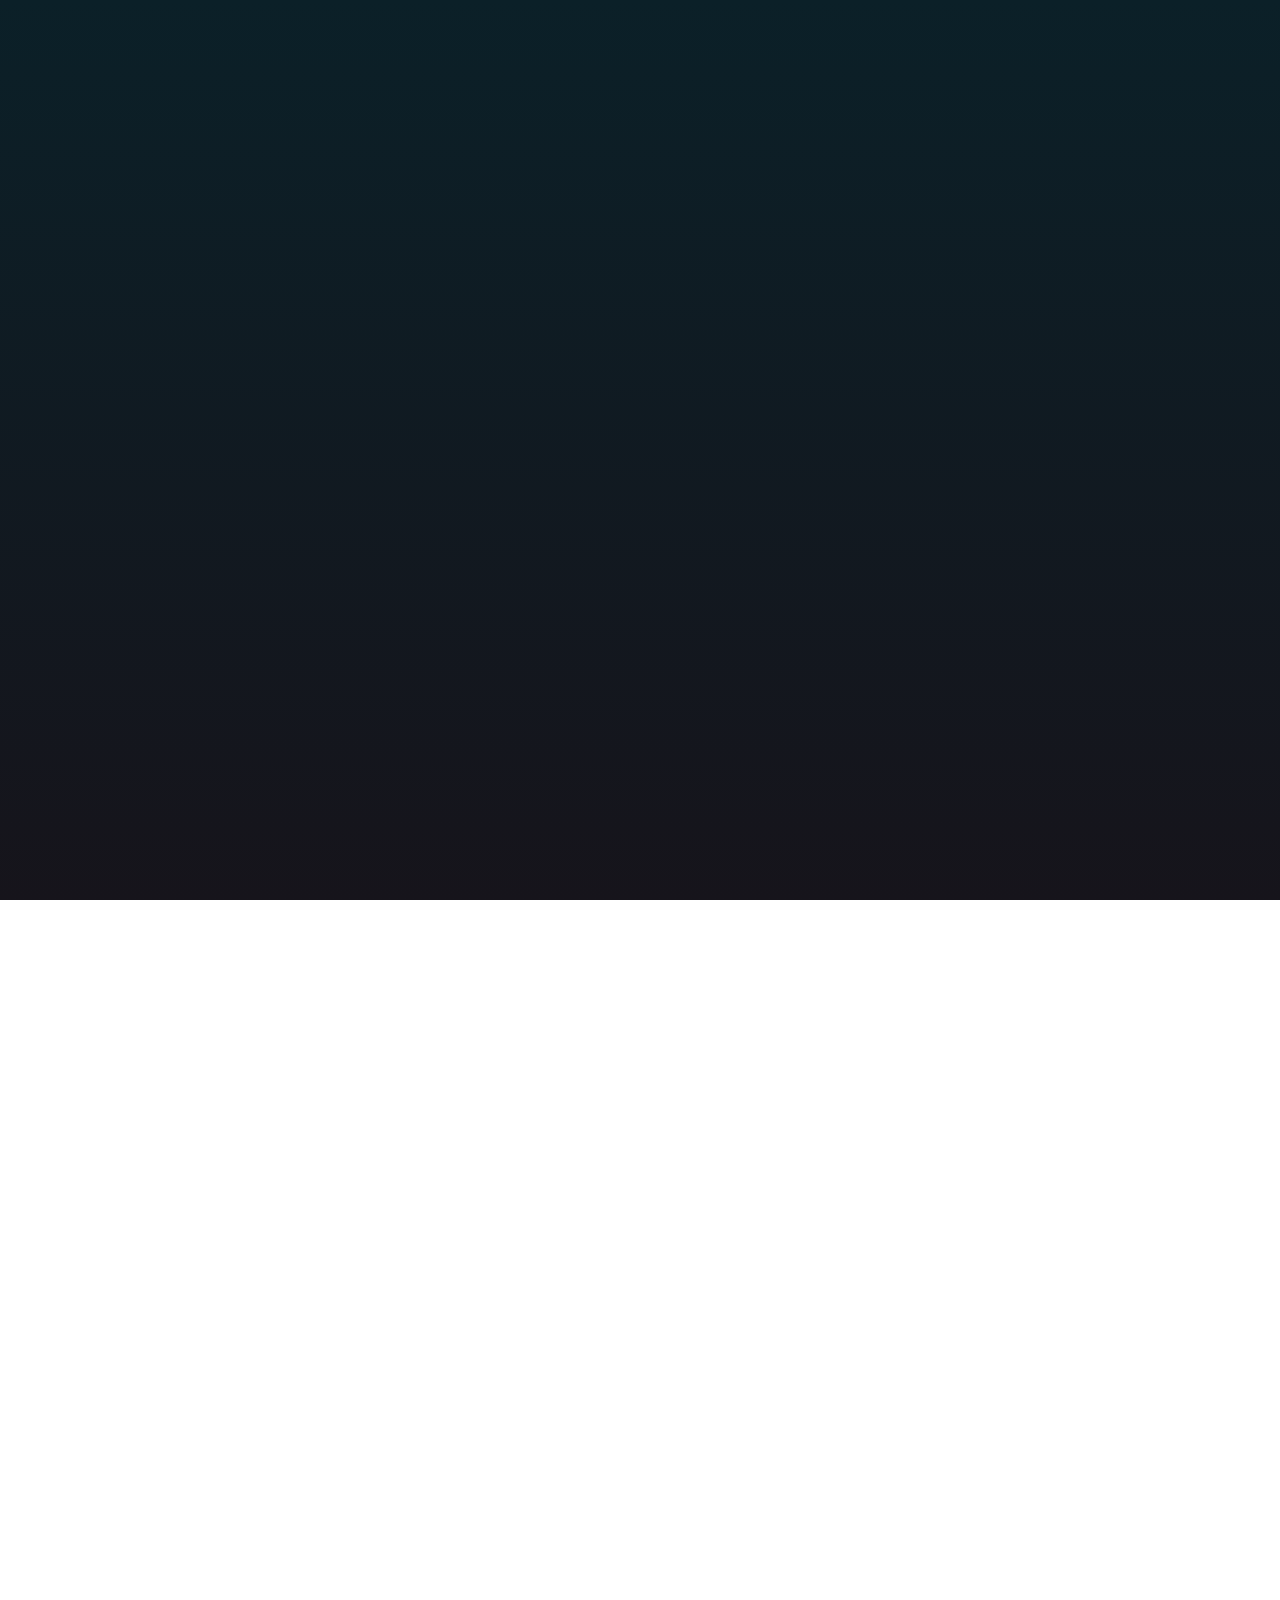
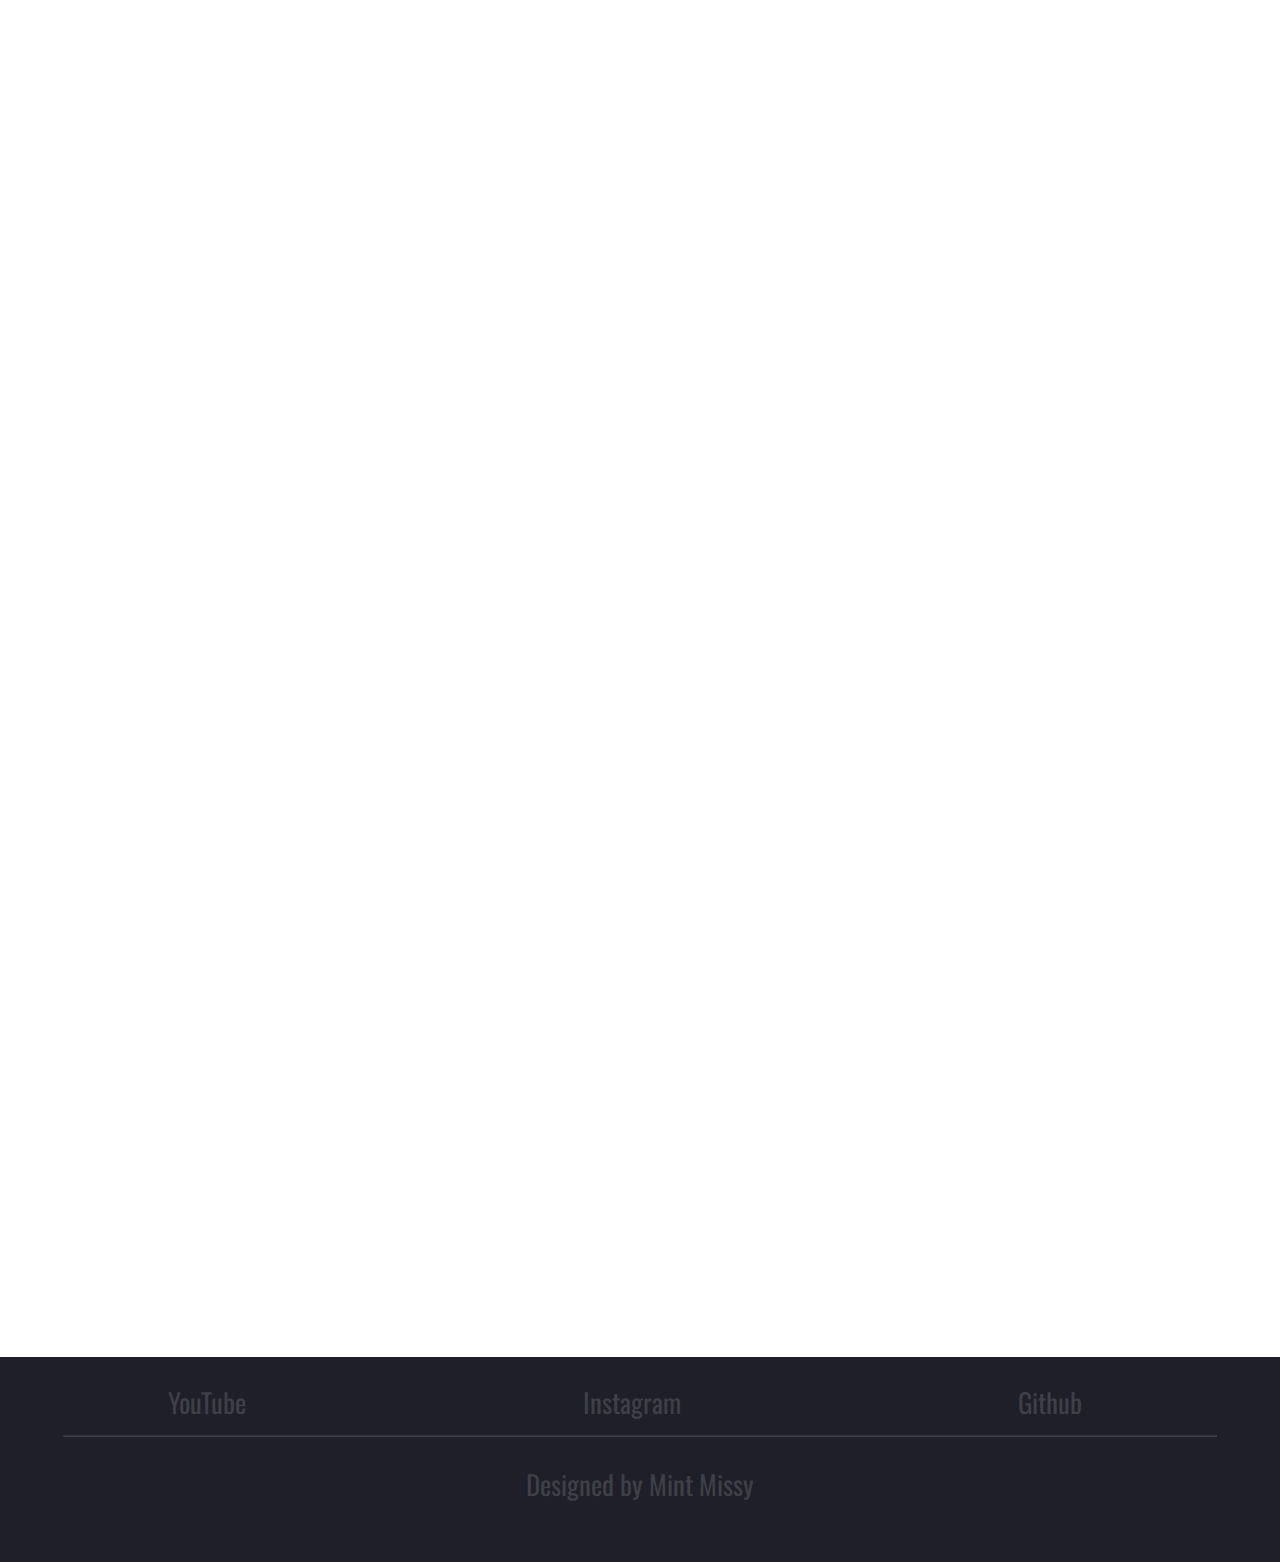
<file: pages/about.html>
<!DOCTYPE html>
<html lang="en">
<head>
    <meta charset="UTF-8" name="viewport" content="width=device-width, initial-scale=1.0">
    <title>About</title>
    <link rel="stylesheet" href="../basicCss/main.css">
    <link rel="stylesheet" href="../basicCss/index.css">
    <link rel="icon" href="../old%20memories/logo.png" style="width: 10vw; height: 10vw">
</head>
<body onload="generateFooter(); generateNavbar('about', '')">

<div class="navbar sticky" id="navbar"></div>

<div class="content">

</div>

<div class="footer"></div>

<script type="text/javascript" src="../scripts/generators.js"></script>
<script src="../scripts/navbarScript.js" type="text/javascript"></script>
</body>
</html>
</file>
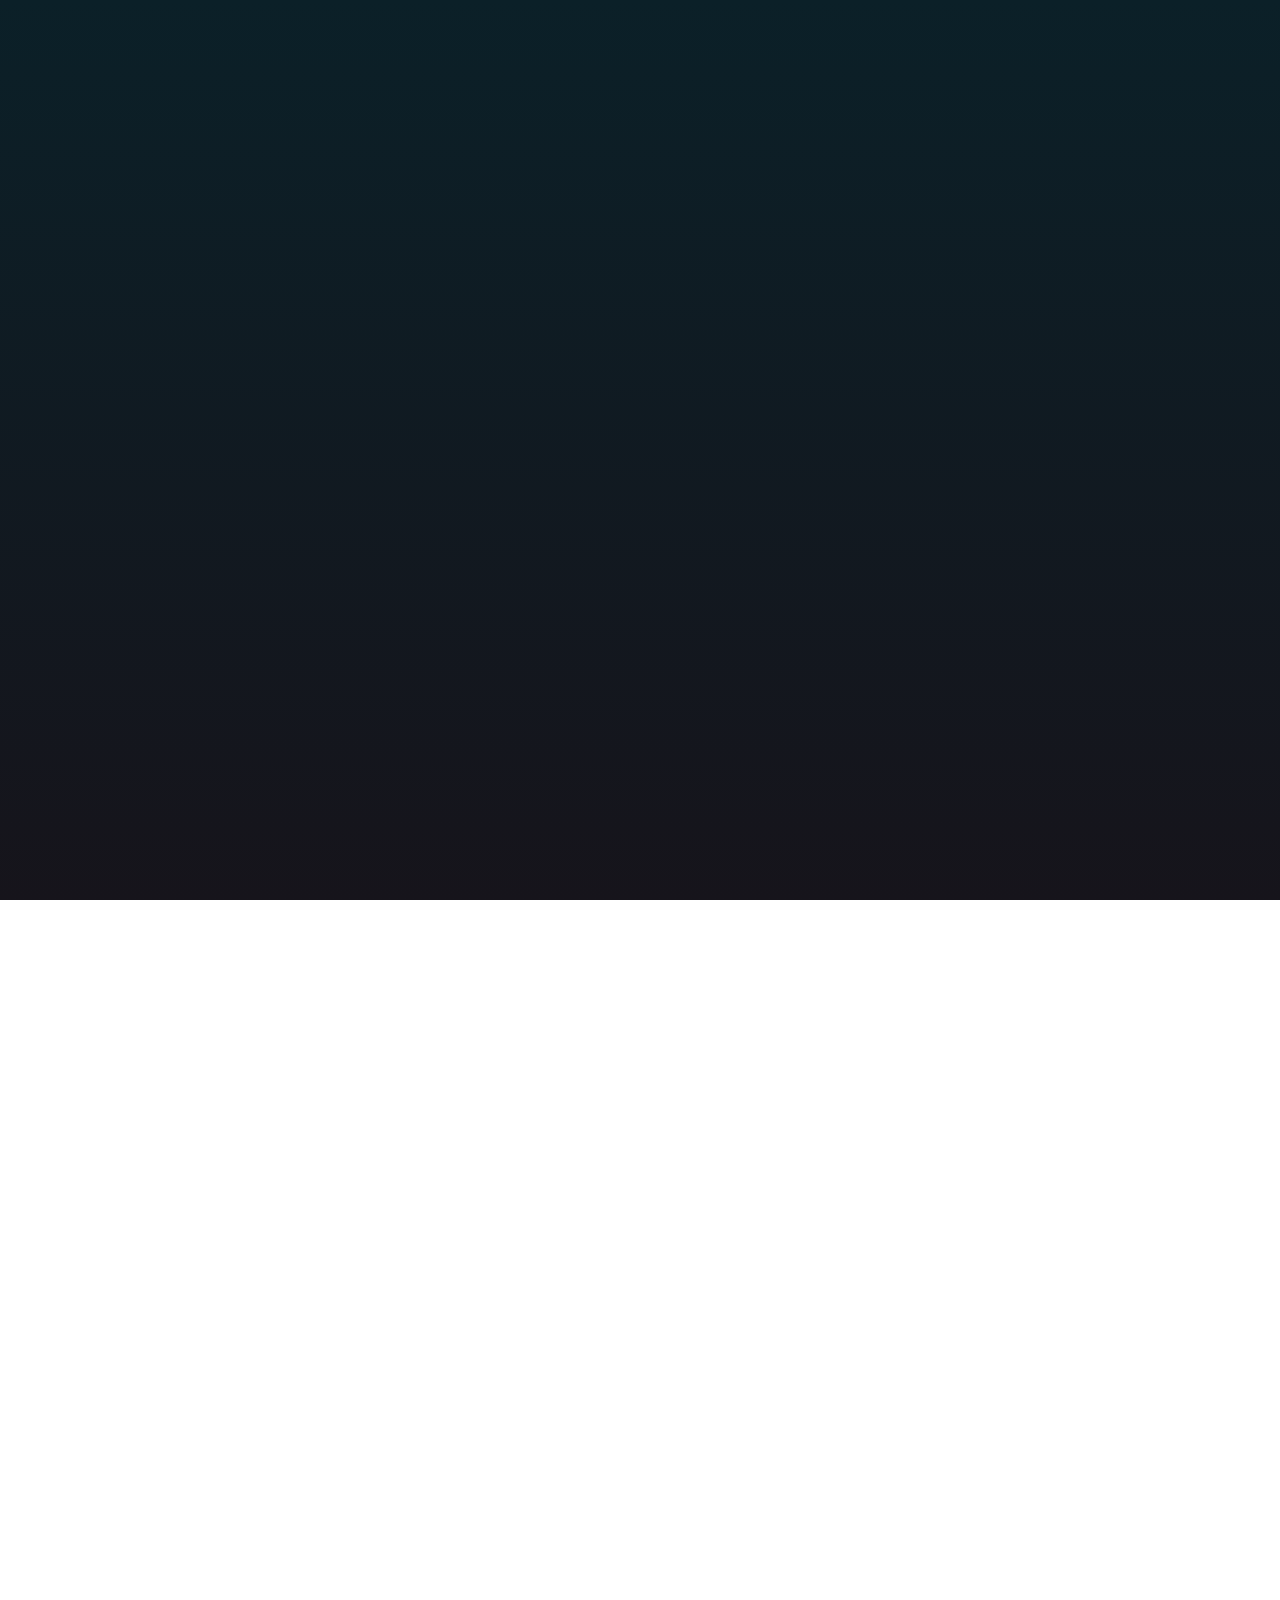
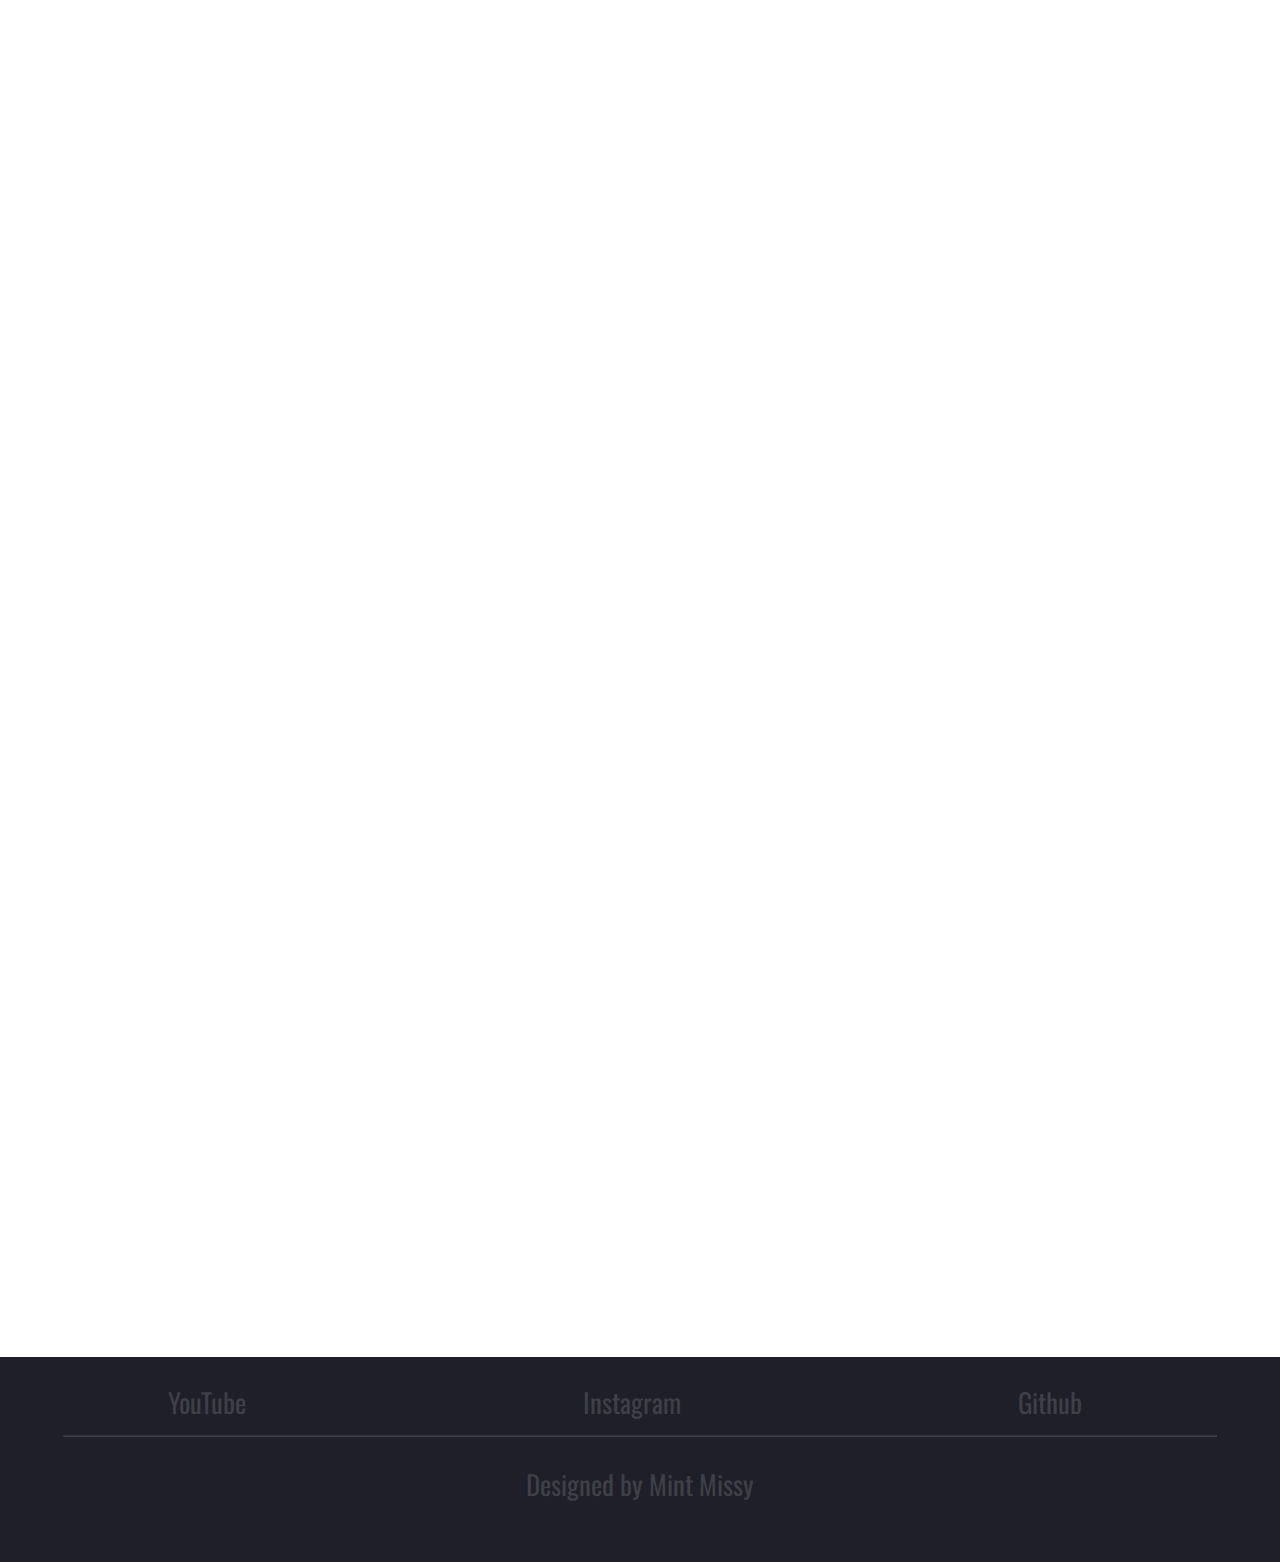
<file: pages/contact.html>
<!DOCTYPE html>
<html lang="en">
<head>
    <meta charset="UTF-8" name="viewport" content="width=device-width, initial-scale=1.0">
    <title>Contact</title>
    <link rel="stylesheet" href="../basicCss/main.css">
    <link rel="stylesheet" href="../basicCss/index.css">
    <link rel="icon" href="../old%20memories/logo.png" style="width: 10vw; height: 10vw">
</head>
<body onload="generateFooter(); generateNavbar('contact', '')">

<div class="navbar sticky" id="navbar"></div>

<div class="content">

</div>

<div class="footer"></div>

<script type="text/javascript" src="../scripts/generators.js"></script>
<script src="../scripts/navbarScript.js" type="text/javascript"></script>
</body>
</html>
</file>
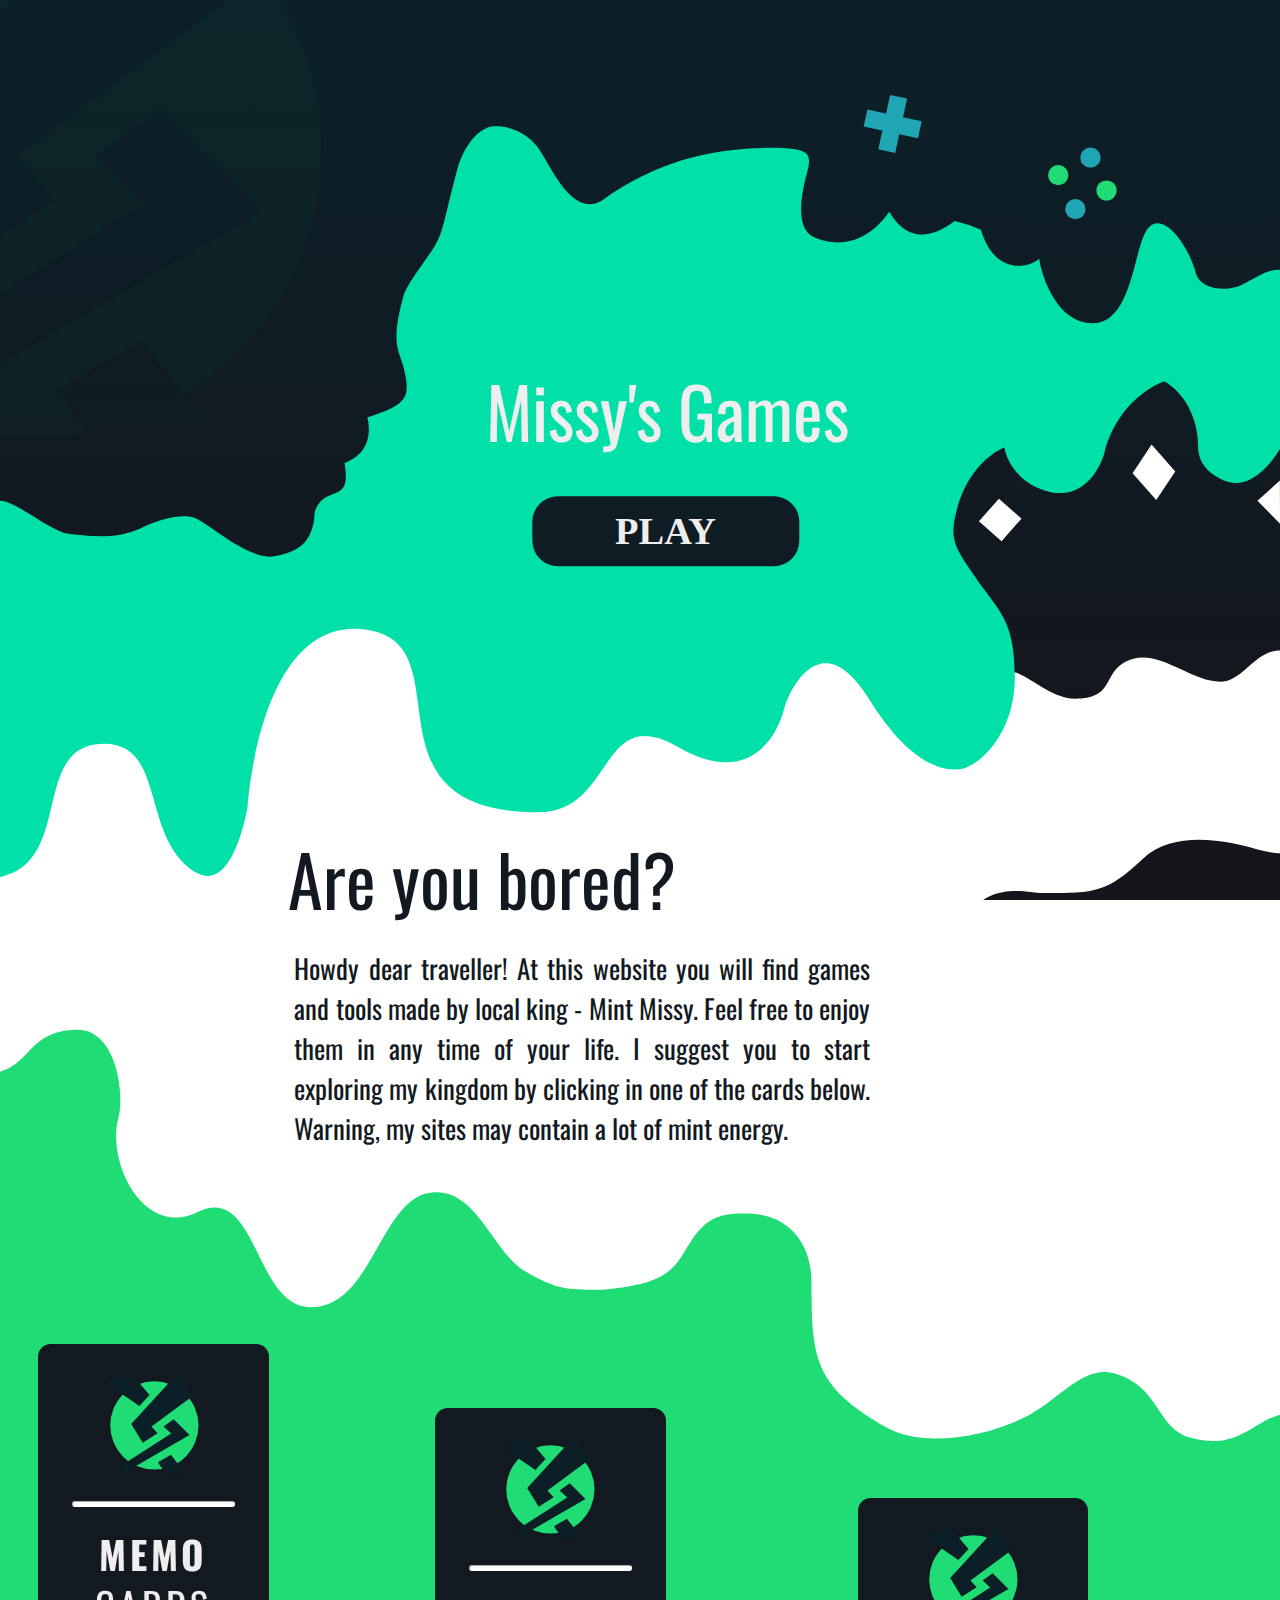
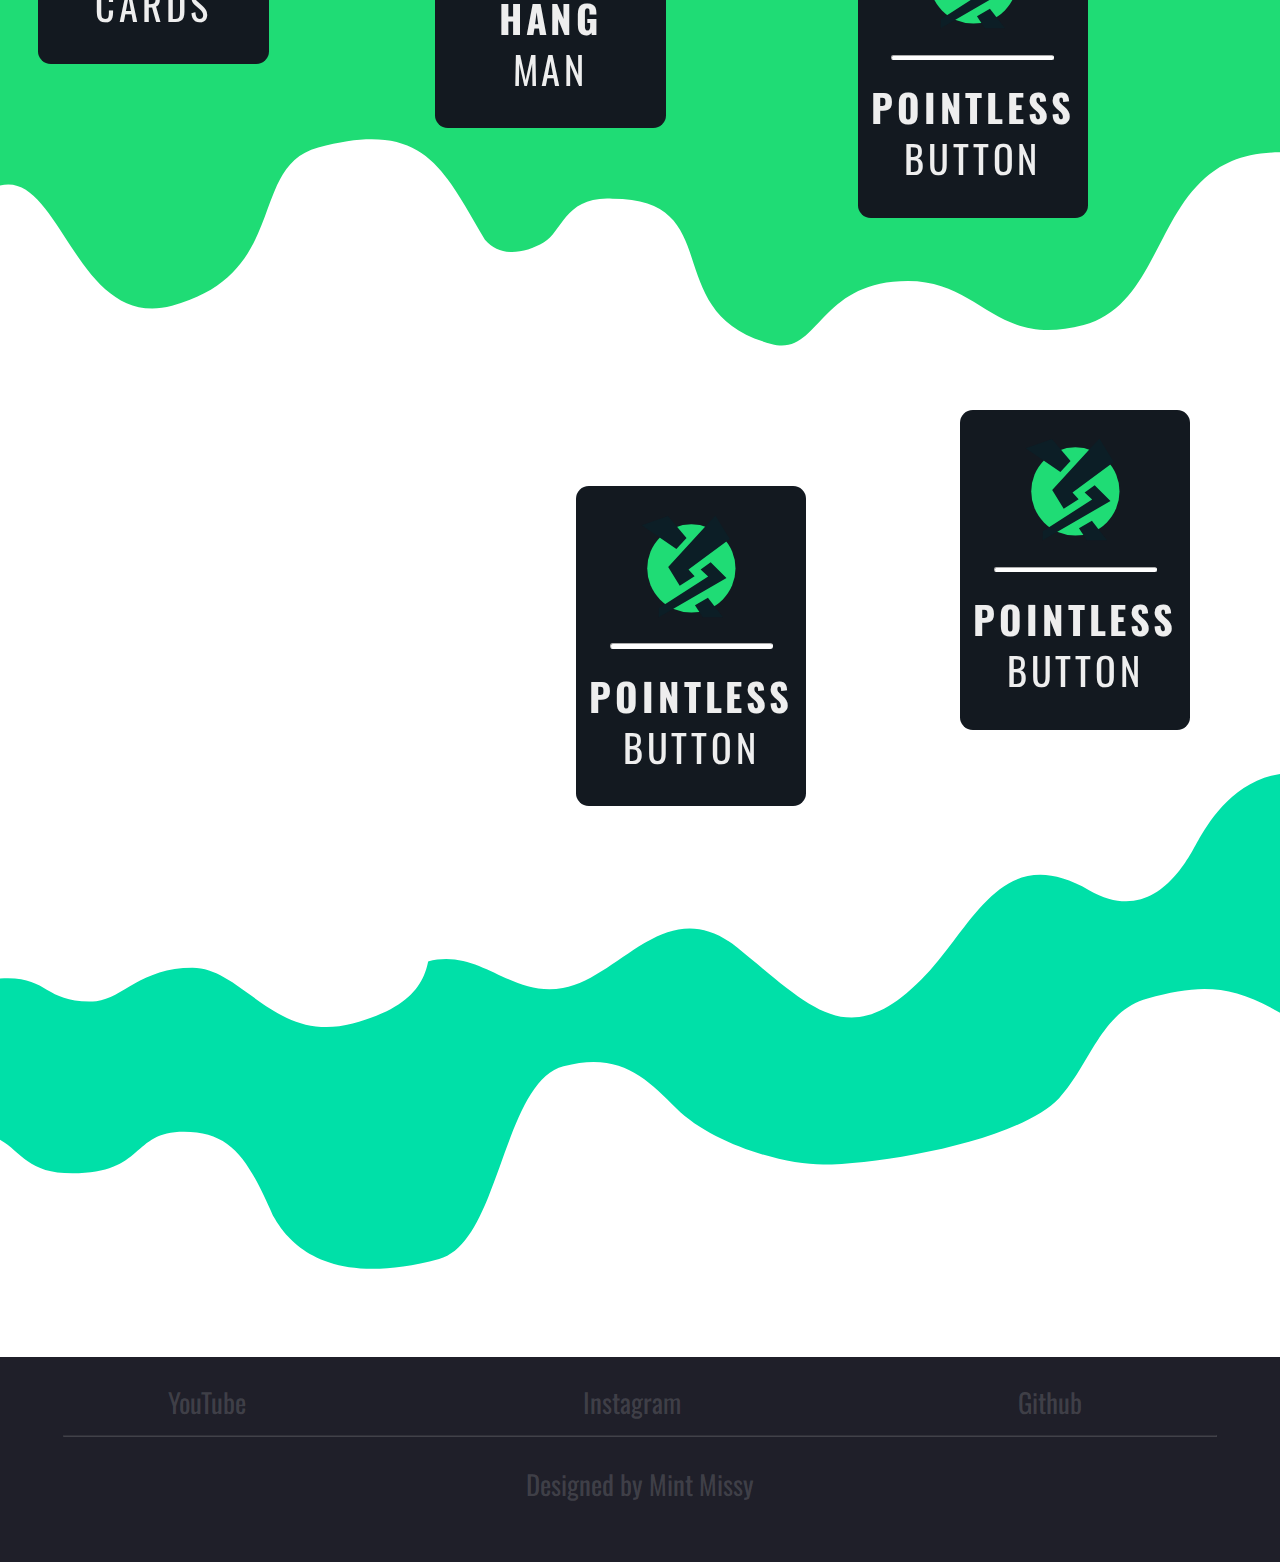
<file: pages/games.html>
<!DOCTYPE html>
<html lang="en">
<head>
    <meta charset="UTF-8" name="viewport" content="width=device-width, initial-scale=1.0">
    <title>Games</title>
    <link rel="stylesheet" href="../basicCss/main.css">
    <link rel="stylesheet" href="../basicCss/games.css">
    <link rel="icon" href="../old%20memories/logo.png" style="width: 10vw; height: 10vw">
</head>
<body onload="generateFooter(); generateNavbar('games', '')">

<div class="navbar sticky" id="navbar"></div>

<div class="content">
    <div class="topImageContainer">
        <img class="indexLeftLogo" src="../old%20memories/logo.svg" alt="Logo">
        <img class="indexImageTop" src="../images/indexImageTop.svg" alt="Main Page Image">
        <p class="indexTopImageTitle title primaryWhite">Missy's Games</p>
        <a href="#myLandLink">
            <button class="indexImageButton primaryWhite">PLAY</button>
        </a>
        <p id="myLand" class="indexTopImageTitle2 title primaryBlack">Are you bored?</p>
        <p class="indexTopImageText text primaryBlack">Howdy dear traveller! At this website you will find games and
            tools made by local king - Mint Missy. Feel free to enjoy them in any time of your life.
            I suggest you to start exploring my kingdom by clicking in one of the cards below. Warning, my sites may
            contain a lot of mint energy.
        </p>
    </div>
    <div id="myLandLink"></div>
    <div class="limeBackgroundLeft"></div>
    <div class="limeBackgroundRight"></div>
    <div class="gameCard-1">
        <a href="games/memoCards">
            <div class="flip-card">
                <div class="flip-card-inner">
                    <div class="flip-card-front primaryWhite">
                        <img src="../old%20memories/logo.svg" alt="Game logo">
                        <hr>
                        <div class="flip-card-front-title">
                            <b>MEMO</b><br>CARDS
                        </div>
                    </div>
                    <div class="flip-card-back">
                        <div class="flip-card-back-text">
                            <div class="primaryWhite flip-card-back-title">Memo Cards</div>
                            <p class="primaryWhite">Memo cards is simple memory game where your main objective is to
                                collect cards with the same symbols. You can play in this game to chillout.</p>
                        </div>
                    </div>
                </div>
            </div>
        </a>
    </div>
    <div class="gameCard-2">
        <a href="games/hangman">
            <div class="flip-card">
                <div class="flip-card-inner">
                    <div class="flip-card-front primaryWhite">
                        <img src="../old%20memories/logo.svg" alt="Game logo">
                        <hr>
                        <div class="flip-card-front-title">
                            <b>HANG</b><br>MAN
                        </div>
                    </div>
                    <div class="flip-card-back">
                        <div class="flip-card-back-text">
                            <div class="primaryWhite flip-card-back-title">Hang Man</div>
                            <p class="primaryWhite">Howdy! My name is David, friends call me Missy. I'm graphic designer
                                and code aficionado.
                                After hours of debugging code I love to chillout. Click this card to find out more about
                                me.
                        </div>
                    </div>
                </div>
            </div>
        </a>
    </div>
    <div class="gameCard-3">
        <a href="tools.html">
            <div class="flip-card">
                <div class="flip-card-inner">
                    <div class="flip-card-front primaryWhite">
                        <img src="../old%20memories/logo.svg" alt="Game logo">
                        <hr>
                        <div class="flip-card-front-title">
                            <b>POINTLESS</b><br>BUTTON
                        </div>
                    </div>
                    <div class="flip-card-back">
                        <div class="flip-card-back-text">
                            <div class="primaryWhite flip-card-back-title">Pointless Button</div>
                            <p class="primaryWhite">Everyone love to be lazy! You can use my tools to shorten your work.
                                I made for you an advanced color picker, text checker and much more. Click in this card
                                to check all my tools.
                        </div>
                    </div>
                </div>
            </div>
        </a>
    </div>
    <div class="bottomImageContainer">
        <img class="indexImageBottom" src="../images/indexImageBottom.svg" alt="Page background image">
    </div>
    <div class="gameCard-4">
        <a href="tools.html">
            <div class="flip-card">
                <div class="flip-card-inner">
                    <div class="flip-card-front primaryWhite">
                        <img src="../old%20memories/logo.svg" alt="Game logo">
                        <hr>
                        <div class="flip-card-front-title">
                            <b>POINTLESS</b><br>BUTTON
                        </div>
                    </div>
                    <div class="flip-card-back">
                        <div class="flip-card-back-text">
                            <div class="primaryWhite flip-card-back-title">Pointless Button</div>
                            <p class="primaryWhite">Everyone love to be lazy! You can use my tools to shorten your work.
                                I made for you an advanced color picker, text checker and much more. Click in this card
                                to check all my tools.
                        </div>
                    </div>
                </div>
            </div>
        </a>
    </div>
    <div class="gameCard-5">
        <a href="tools.html">
            <div class="flip-card">
                <div class="flip-card-inner">
                    <div class="flip-card-front primaryWhite">
                        <img src="../old%20memories/logo.svg" alt="Game logo">
                        <hr>
                        <div class="flip-card-front-title">
                            <b>POINTLESS</b><br>BUTTON
                        </div>
                    </div>
                    <div class="flip-card-back">
                        <div class="flip-card-back-text">
                            <div class="primaryWhite flip-card-back-title">Pointless Button</div>
                            <p class="primaryWhite">Everyone love to be lazy! You can use my tools to shorten your work.
                                I made for you an advanced color picker, text checker and much more. Click in this card
                                to check all my tools.
                        </div>
                    </div>
                </div>
            </div>
        </a>
    </div>
</div>

<div class="footer"></div>

<script type="text/javascript" src="../scripts/generators.js"></script>
<script src="../scripts/navbarScript.js" type="text/javascript"></script>
</body>
</html>
</file>
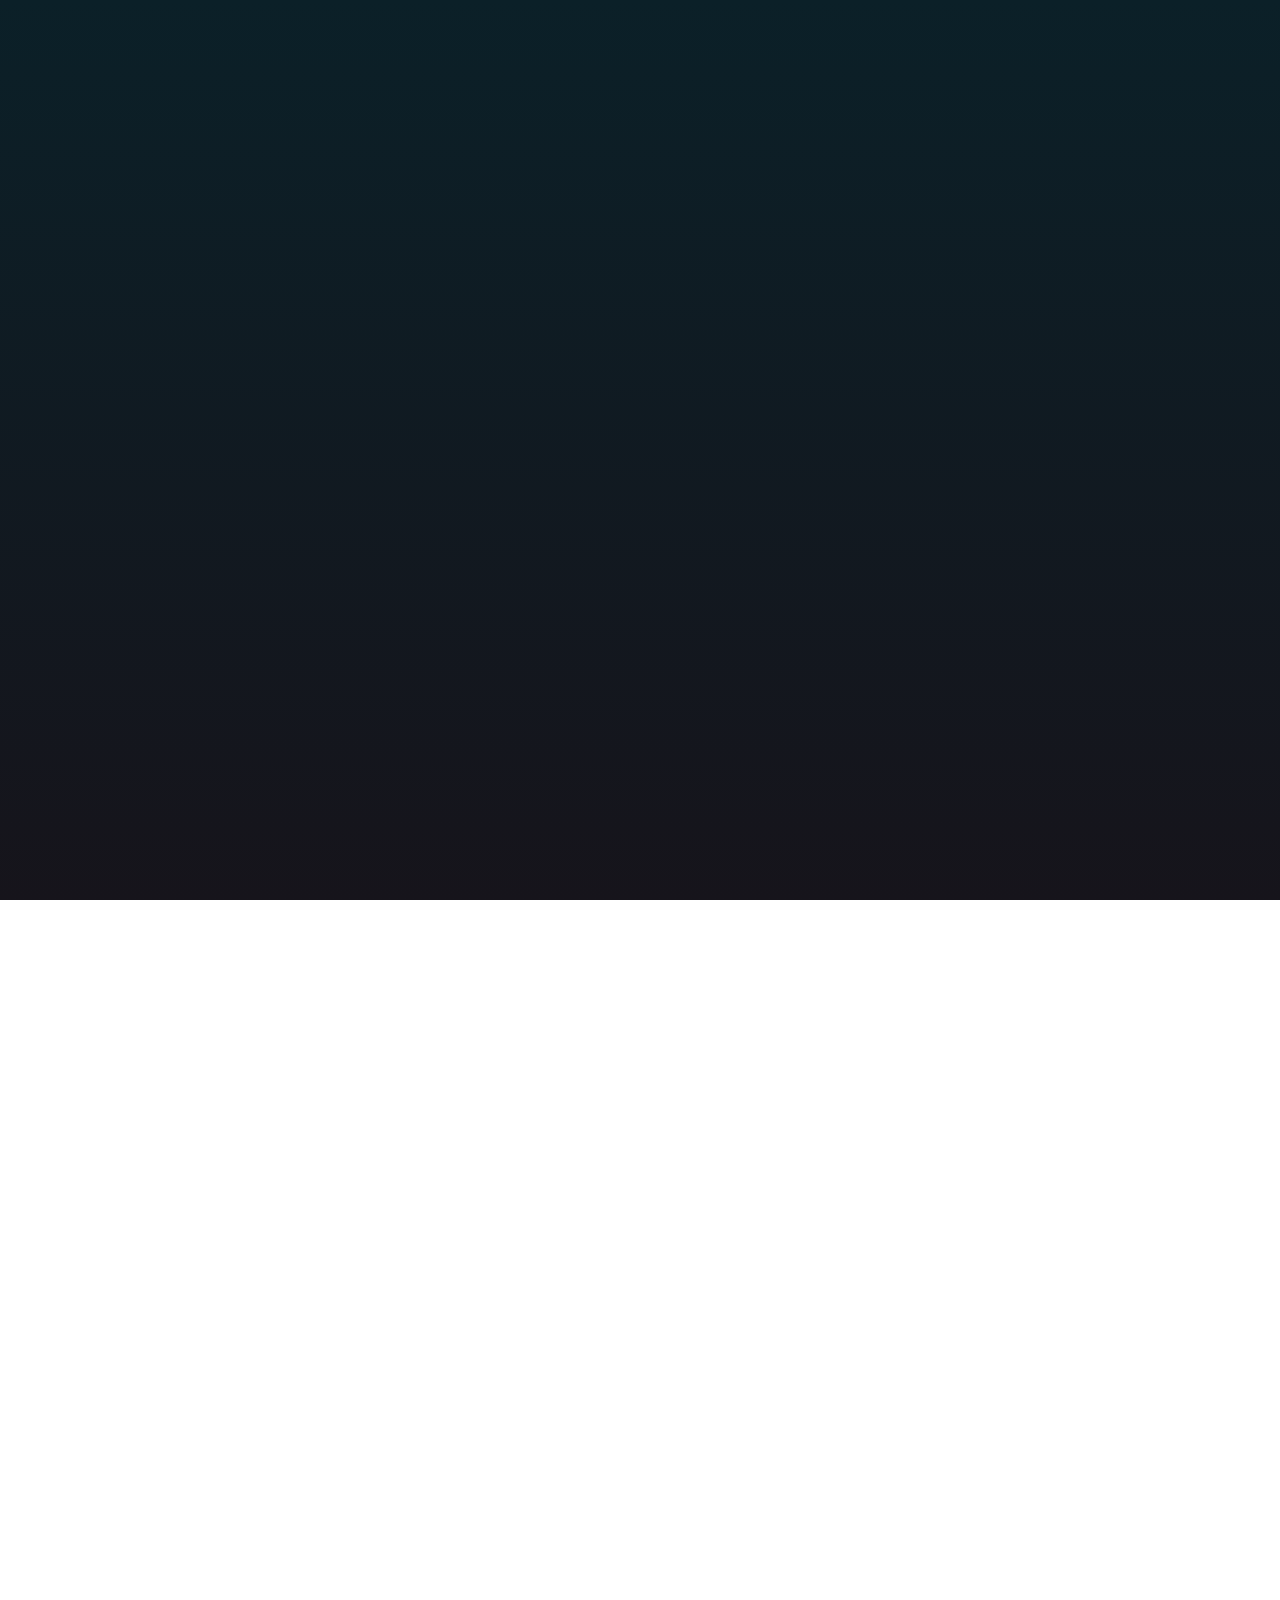
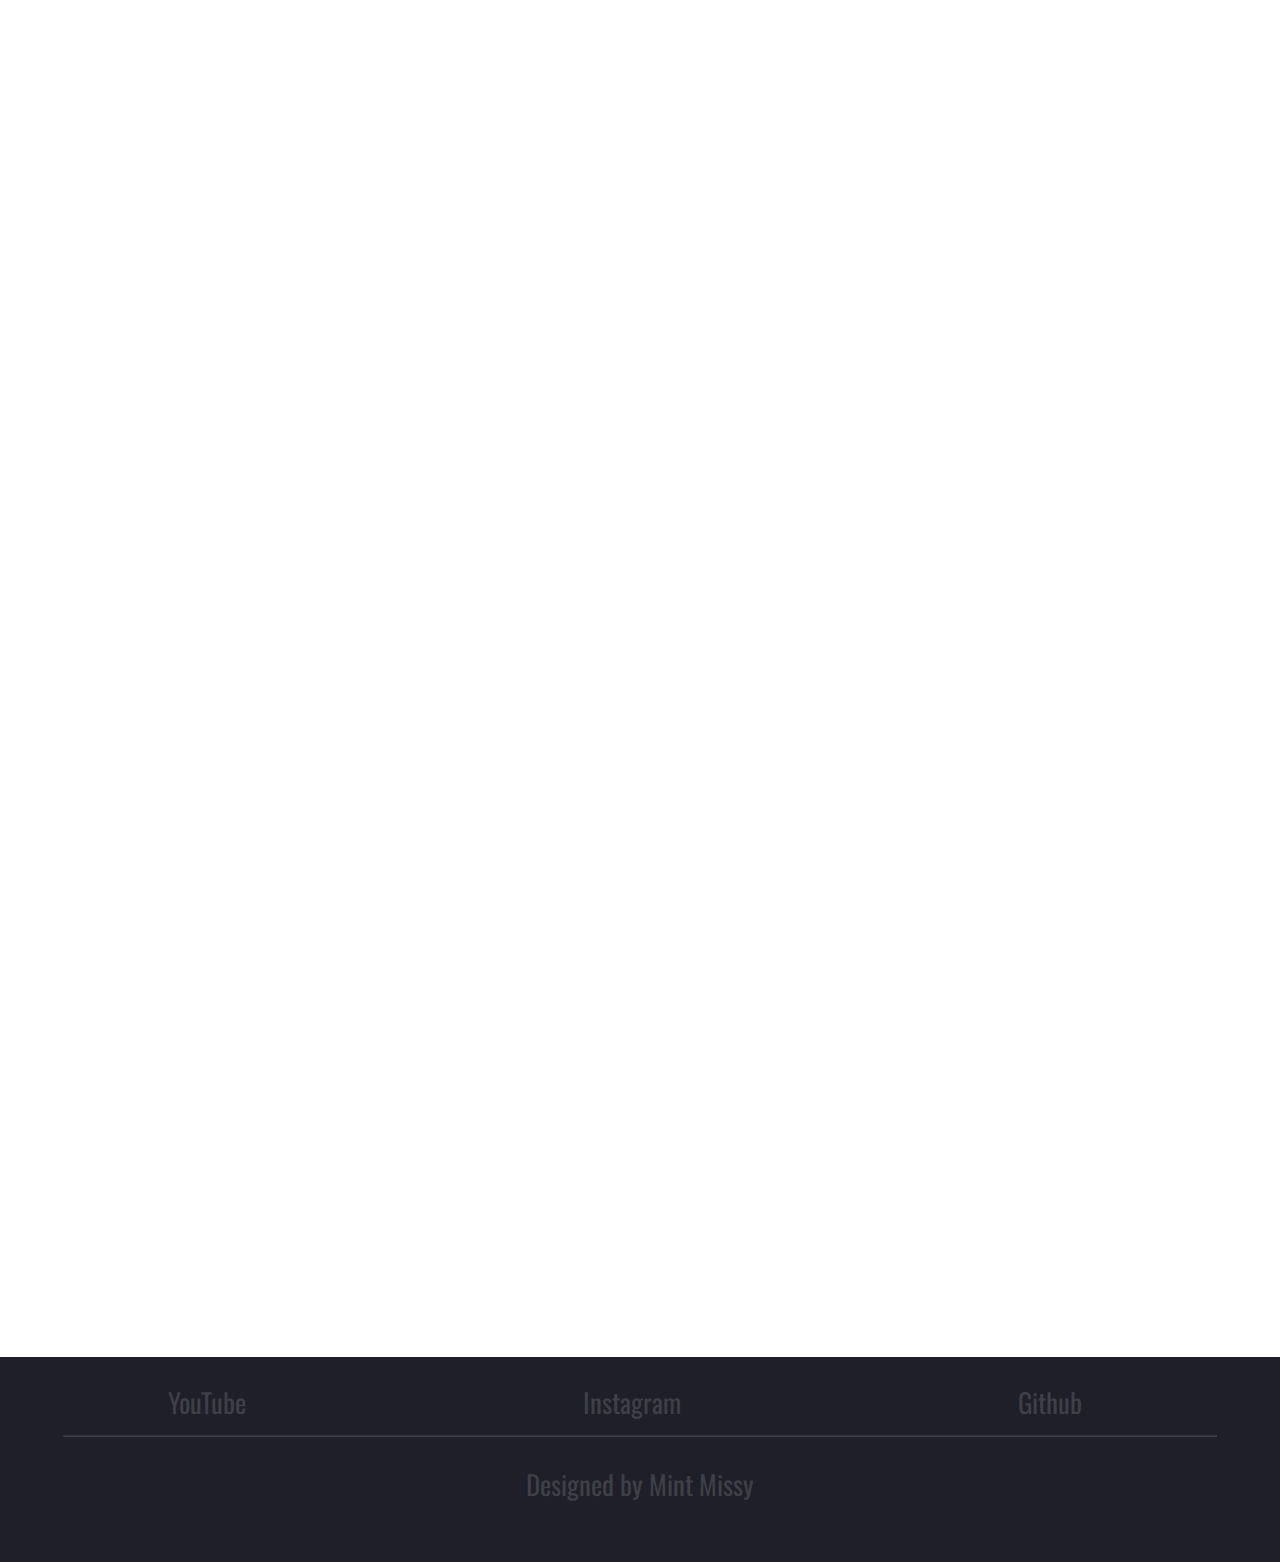
<file: pages/tools.html>
<!DOCTYPE html>
<html lang="en">
<head>
    <meta charset="UTF-8" name="viewport" content="width=device-width, initial-scale=1.0">
    <title>Tools</title>
    <link rel="stylesheet" href="../basicCss/main.css">
    <link rel="stylesheet" href="../basicCss/index.css">
    <link rel="icon" href="../old%20memories/logo.png" style="width: 10vw; height: 10vw">
</head>
<body onload="generateFooter(); generateNavbar('tools', '')">

<div class="navbar sticky" id="navbar"></div>

<div class="content">

</div>

<div class="footer"></div>

<script type="text/javascript" src="../scripts/generators.js"></script>
<script src="../scripts/navbarScript.js" type="text/javascript"></script>
</body>
</html>
</file>
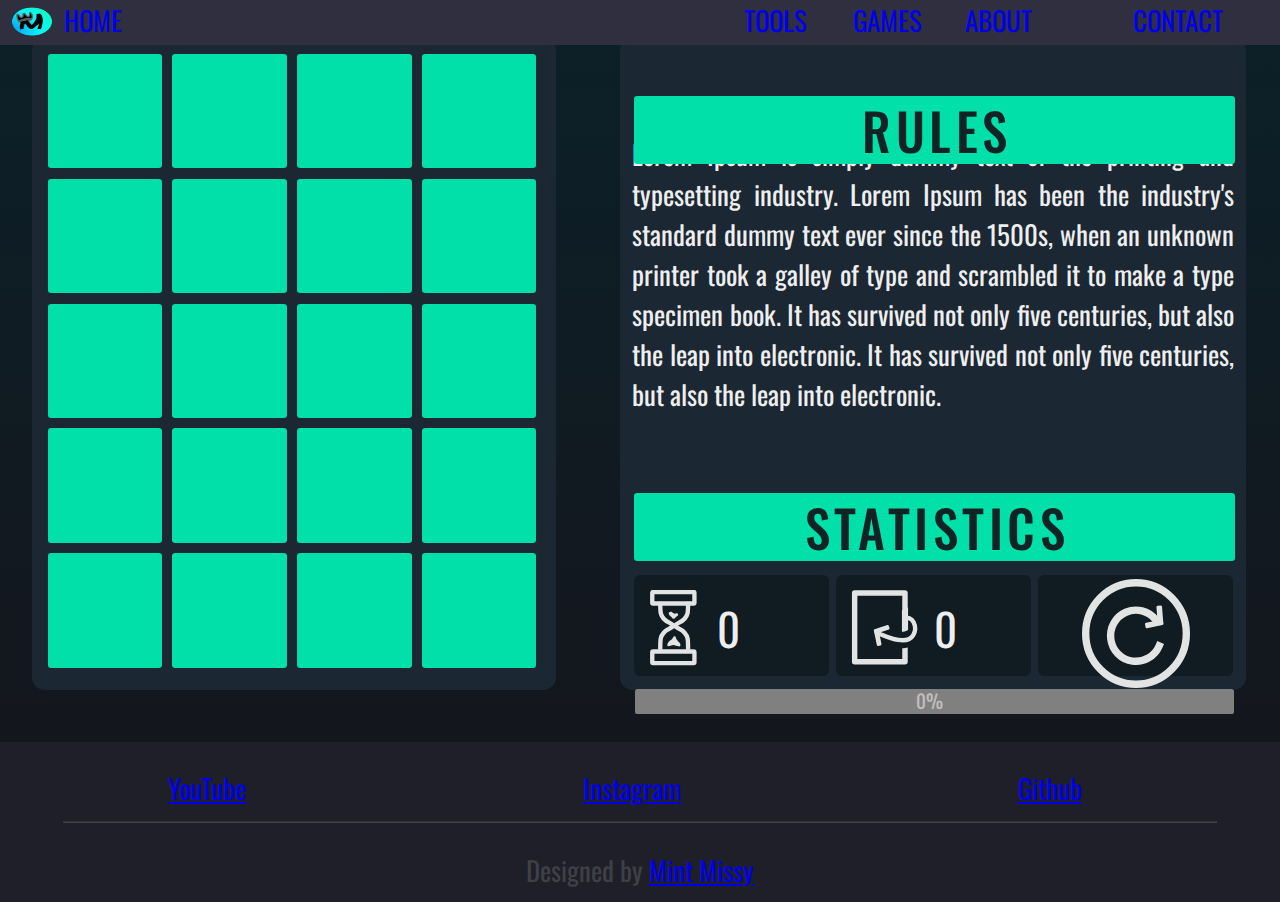
<file: games/MemoCards/MemoCards.html>
<!DOCTYPE html>
<html lang="en">
<head>
    <title>Memo Cards</title>
    <meta charset="UTF-8">
    <link rel="icon" href="../../images/logo.png" style="width: 10vw; height: 10vw">
    <link href="../../css/main.css" rel="stylesheet">
    <link href="MemoCards.css" rel="stylesheet">
</head>
<body onload="generate(); generateFooter(); generateNavbar('games', '../../')">

<div class="navbar sticky" id="navbar"></div>

<div id="container">
    <div id="board"></div>
    <div id="sideBar">
        <div class="titleBackground titleBackgroundPos1">
            <div id="rulesText" class="titlePosition1 text primaryBlack">RULES</div>
        </div>

        <div class="RulesDescription primaryWhite text">
            Lorem Ipsum is simply dummy text of the printing and typesetting industry. Lorem Ipsum has been the
            industry's standard dummy text ever since the 1500s, when an unknown printer took a galley of type and
            scrambled it to make a type specimen book. It has survived not only five centuries, but also the leap into
            electronic. It has survived not only five centuries, but also the leap into
            electronic.
        </div>
        <div class="titleBackground titleBackgroundPos2">
            <div id="statsText" class="titlePosition2 text primaryBlack">STATISTICS</div>
        </div>

        <img src="../../images/MemoCards/clepsydra.svg" class="timerImage" alt="clepsydra">
        <div id="timer" class="title primaryWhite">0</div>
        <img src="../../images/MemoCards/steps.svg" class="stepsImage" alt="steps">
        <div id="steps" class="text primaryWhite">0</div>
        <img src="../../images/MemoCards/playAgain.svg" class="playAgain" alt="play again">

        <div id="statsContainer">
            <div class="statsBackground"></div>
            <div class="statsBackground"></div>
            <div class="statsBackground"></div>
        </div>
        <div class="barContainer">
            <div id="progressPercents" class="text primaryBlack">0%</div>
            <div id="blankBar">
                <div id="progressBar"></div>
            </div>
        </div>
    </div>
</div>

<div class="footer"></div>

<script type="text/javascript" src="../../scripts/generators.js"></script>
<script type="text/javascript" src="MemoCards.js"></script>
</body>
</html>
</file>
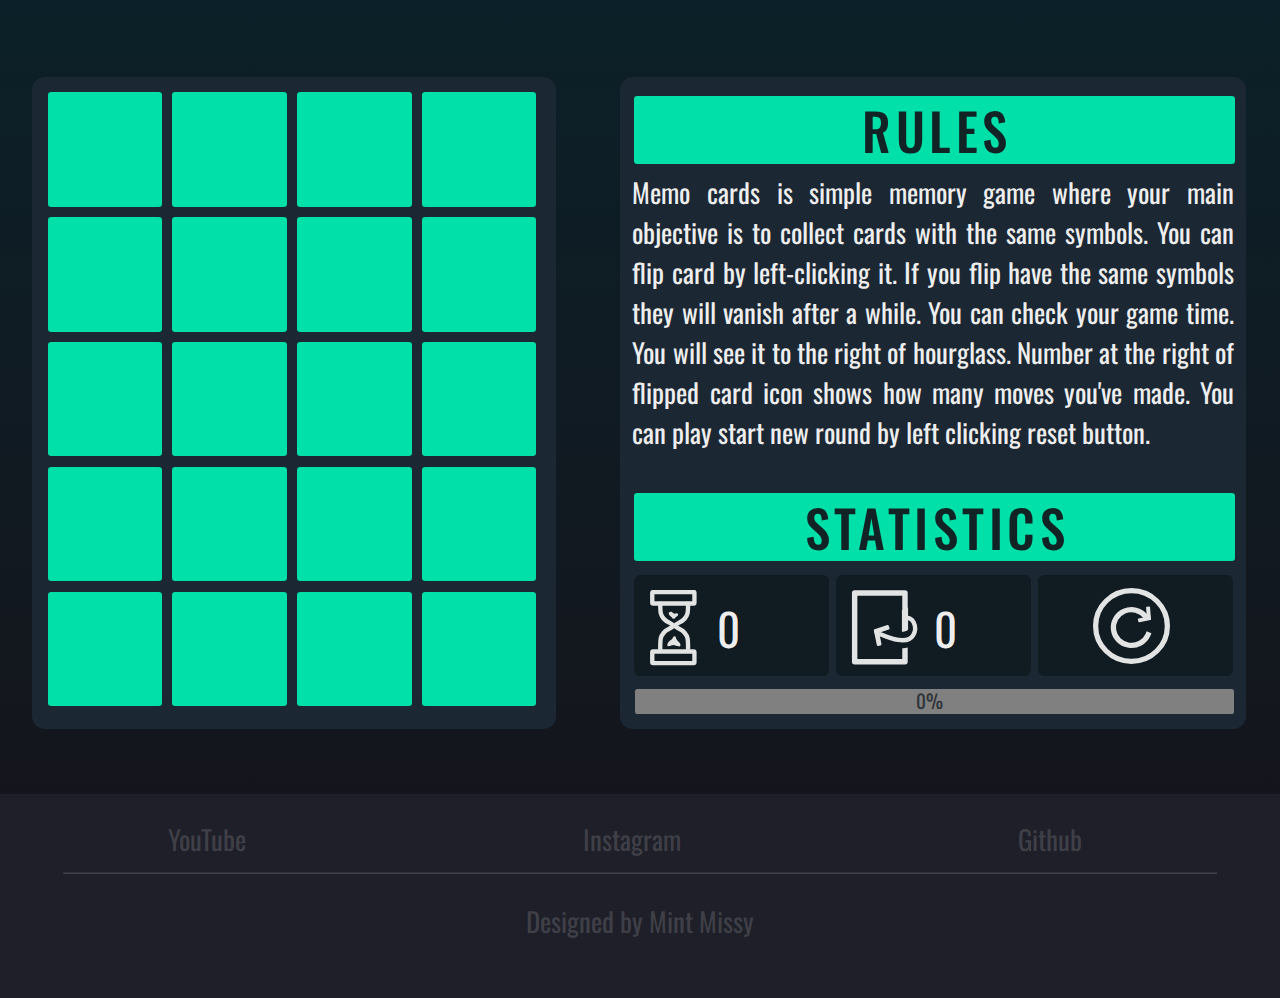
<file: pages/games/memoCards.html>
<!DOCTYPE html>
<html lang="en">
<head>
    <title>Memo Cards</title>
    <meta charset="UTF-8">
    <link rel="icon" href="../../old%20memories/logo.png" style="width: 10vw; height: 10vw">
    <link href="../../basicCss/main.css" rel="stylesheet">
    <link href="memoCards/memoCards.css" rel="stylesheet">
</head>
<body onload="generate(); generateFooter(); generateNavbar('games', '../')">

<div class="navbar sticky" id="navbar"></div>

<div id="container">
    <div id="board"></div>
    <div id="sideBar">
        <div class="titleBackground titleBackgroundPos1">
            <div id="rulesText" class="titlePosition1 text primaryBlack">RULES</div>
        </div>

        <div class="RulesDescription primaryWhite text">
            Memo cards is simple memory game where your main objective is to collect cards with the same symbols. You
            can flip card by left-clicking it. If you flip have the same symbols they will vanish after a while. You can
            check your game time. You will see it to the right of hourglass. Number at the right of flipped card icon
            shows how many moves you've made. You can play start new round by left clicking reset button.
        </div>
        <div class="titleBackground titleBackgroundPos2">
            <div id="statsText" class="titlePosition2 text primaryBlack">STATISTICS</div>
        </div>

        <img src="../../images/MemoCards/clepsydra.svg" class="timerImage" alt="clepsydra">
        <div id="timer" class="title primaryWhite">0</div>
        <img src="../../images/MemoCards/steps.svg" class="stepsImage" alt="steps">
        <div id="steps" class="text primaryWhite">0</div>
        <img src="../../images/MemoCards/playAgain.svg" class="playAgain" alt="play again" onclick="resetGame()">

        <div id="statsContainer">
            <div class="statsBackground"></div>
            <div class="statsBackground"></div>
            <div class="statsBackground"></div>
        </div>
        <div class="barContainer">
            <div id="progressPercents" class="text primaryBlack">0%</div>
            <div id="blankBar">
                <div id="progressBar"></div>
            </div>
        </div>
    </div>
</div>

<div class="footer"></div>

<script type="text/javascript" src="../../scripts/generators.js"></script>
<script type="text/javascript" src="memoCards/memoCards.js"></script>
</body>
</html>
</file>
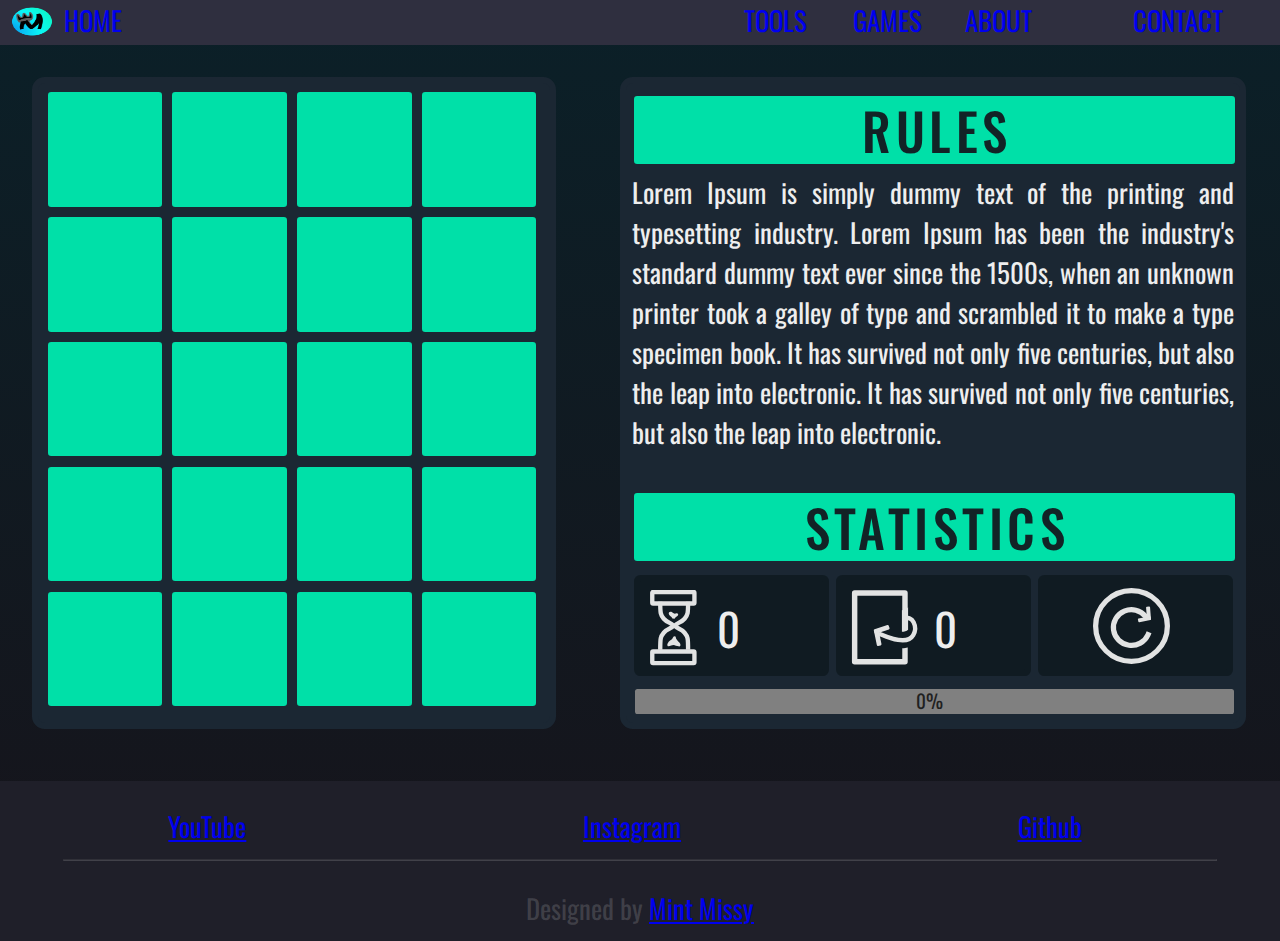
<file: pages/games/memoCards/memoCards.html>
<!DOCTYPE html>
<html lang="en">
<head>
    <title>Memo Cards</title>
    <meta charset="UTF-8">
    <link rel="icon" href="../../../images/logo.png" style="width: 10vw; height: 10vw">
    <link href="../../../css/main.css" rel="stylesheet">
    <link href="memoCards.css" rel="stylesheet">
</head>
<body onload="generate(); generateFooter(); generateNavbar('games', '../../../')">

<div class="navbar sticky" id="navbar"></div>

<div id="container">
    <div id="board"></div>
    <div id="sideBar">
        <div class="titleBackground titleBackgroundPos1">
            <div id="rulesText" class="titlePosition1 text primaryBlack">RULES</div>
        </div>

        <div class="RulesDescription primaryWhite text">
            Lorem Ipsum is simply dummy text of the printing and typesetting industry. Lorem Ipsum has been the
            industry's standard dummy text ever since the 1500s, when an unknown printer took a galley of type and
            scrambled it to make a type specimen book. It has survived not only five centuries, but also the leap into
            electronic. It has survived not only five centuries, but also the leap into
            electronic.
        </div>
        <div class="titleBackground titleBackgroundPos2">
            <div id="statsText" class="titlePosition2 text primaryBlack">STATISTICS</div>
        </div>

        <img src="../../../images/MemoCards/clepsydra.svg" class="timerImage" alt="clepsydra">
        <div id="timer" class="title primaryWhite">0</div>
        <img src="../../../images/MemoCards/steps.svg" class="stepsImage" alt="steps">
        <div id="steps" class="text primaryWhite">0</div>
        <img src="../../../images/MemoCards/playAgain.svg" class="playAgain" alt="play again">

        <div id="statsContainer">
            <div class="statsBackground"></div>
            <div class="statsBackground"></div>
            <div class="statsBackground"></div>
        </div>
        <div class="barContainer">
            <div id="progressPercents" class="text primaryBlack">0%</div>
            <div id="blankBar">
                <div id="progressBar"></div>
            </div>
        </div>
    </div>
</div>

<div class="footer"></div>

<script type="text/javascript" src="../../../scripts/generators.js"></script>
<script type="text/javascript" src="memoCards.js"></script>
</body>
</html>
</file>
<file: basicCss/main.css>
@import url('https://fonts.googleapis.com/css2?family=Oswald&display=swap');
@import url('https://fonts.googleapis.com/css2?family=Inter:wght@100&display=swap');

@import "navbar.css";
@import "footer.css";

/* Smooth scrolling after clicking a link*/
html {
    scroll-behavior: smooth;
}

/* Custom scroll */
/* width */
::-webkit-scrollbar {
    width: 10px;
}

/* Track */
::-webkit-scrollbar-track {
    background: #2f2f2f;
}

/* Handle */
::-webkit-scrollbar-thumb {
    background: #474747;

}

/* Handle on hover */
::-webkit-scrollbar-thumb:hover {
    background: #626262;
}

:root {
    --primaryColor: #1fdc75;
    --secondaryColor: #1fa5b3;
    --primaryWhite: #eeeeee;
    --primaryBlack: #131920;
    --secondaryBlack: #0c2027;
    --primaryGray: rgba(203, 203, 203, 0.2);
    --secondaryGray: rgba(210, 210, 210, 0.4);
}

body {
    background-image: linear-gradient(to bottom, #0b2028, #16141b);
    margin: 0;
    background-repeat: no-repeat;
    background-attachment: fixed;
}

/* fonts and sizes for text */
.title {
    font-family: 'Oswald', sans-serif;
    font-size: 5.5vw;
    text-align: center;
}

.text {
    font-family: 'Oswald', sans-serif;
    font-size: 2.1vw;
    text-align: justify;
}

.subtext {
    font-family: 'Oswald', sans-serif;
    font-size: 2.1vw;
    text-align: justify;
}

.navbarText {
    font-family: 'Oswald', sans-serif;
    font-size: 2.1vw;
    text-align: center;

    transition: 0.5s;
}

/* colors for text */
.primaryColor {
    color: var(--primaryColor);
}

.secondaryColor {
    color: var(--secondaryColor);
}

.primaryWhite {
    color: var(--primaryWhite);
}

/* colors for text */
.primaryBlack {
    color: var(--primaryBlack);
}

.secondaryBlack {
    color: var(--secondaryBlack);
}

.primaryGray {
    color: var(--primaryGray);
}

.secondaryGray {
    color: var(--secondaryGray);
}
</file>
<file: basicCss/index.css>
:root {
    --titleLoadTime: 0.4s;
    --buttonLoadTime: 0.7s;
    --paragraphLoadTime: 0.5s;
    --cardLoadTime: 0.75s;
}

@keyframes title-load {
    0% {
        transform: scale(0) translateY(-4vw)
    }
    80% {
        transform: scale(1.1)
    }
    100% {
        transform: scale(1) translateY(0)
    }
}

@keyframes button-load {
    0% {
        transform: scale(0) translate(-50%, -55%)
    }
    80% {
        transform: scale(1.1) translate(-50%, -55%)
    }
    100% {
        transform: scale(1) translate(-50%, -50%)
    }
}

@keyframes paragraph-load {
    0% {
        opacity: 20%;
        transform: scale(0);
    }
    80% {
        opacity: 100%;
        transform: scale(1.1);
    }
    100% {
        opacity: 100%;
        transform: scale(1);
    }
}

@keyframes card-load {
    0% {
        opacity: 100%;
        transform: scale(0) rotateY(0);
    }
    25%{
        opacity: 100%;
        transform: scale(0.3) rotateY(360deg);
    }
    50%{
        opacity: 100%;
        transform: scale(0.6) rotateY(540deg);
    }
    75%{
        opacity: 100%;
        transform: scale(0.7) rotateY(630deg);
    }
    100% {
        opacity: 100%;
        transform: scale(1) rotateY(720deg);
    }
}

.unloadedParagraph{
    opacity: 0;
}

.loadedParagraph{
    animation: paragraph-load var(--paragraphLoadTime) ease-out;
    animation-fill-mode: forwards;
}

.unloadedCard{
    opacity: 0;
}

.loadedCard{
    animation: card-load var(--cardLoadTime) ease-out;
    animation-fill-mode: forwards;
}

/* Document length */
.content {
    width: 100%;
    height: 220vw;
    margin-top: 5vw;
}

/* Logo near the face */
.indexLeftLogo {
    z-index: -1;
    width: 65vw;
    height: 65vw;

    position: absolute;
    opacity: 3%;
    top: -20vw;
    left: -30vw;
}

/* Container of first background image */
.topImageContainer {
    width: 100%;
    height: 110vw;
}

/* First background image */
.indexImageTop {
    width: 100%;
    height: 110vw;
}

/* First title */
.indexTopImageTitle {
    position: absolute;
    top: 22.5vw;
    left: 40vw;

    animation: title-load var(--titleLoadTime) ease-out;
    animation-fill-mode: forwards;
    transform: scale(0);
}

/* Button position*/
.indexImageButton {
    position: absolute;
    background-color: #0f1c24;
    top: 41.5vw;
    left: 52vw;
    transform: translate(-50%, -55%) scale(1);
    /*-ms-transform: translate(-50%, -50%);*/
    font-size: 3vw;
    font-family: 'Verdana', bold, serif;
    font-weight: 600;
    padding: 1vw 6.5vw;
    border: none;
    cursor: pointer;
    border-radius: 2vw;
    transition: 0.7s;
    outline: none;

    animation: button-load var(--buttonLoadTime) ease-out;
    animation-fill-mode: forwards;
}

/* Button animation on hover*/
.indexImageButton:hover {
    letter-spacing: 0.8vw;
    transition: 0.7s;
}

/* Location after click explore button */
#myLandLink {
    position: absolute;
    top: 55vw;
}

.firstParagraphStructure {
    position: absolute;
    top: 64.5vw;
    left: 22.5vw;

    width: 46vw;
    height: 18vw;
}

.paragraphTitle {
    text-align: left;
    width: 100%;
    height: 9.5vw;
}

.paragraphText {
    width: 100%;
    height: 100%;
}

.indexImageMiddle {
    width: 100%;
    height: 110vw;
    z-index: -1;
    position: absolute;
    top: 60vw;
    left: 0;
}

.gameCard-1 {
    position: absolute;
    width: 18vw;
    height: 25vw;
    top: 105vw;
    left: 3vw;
}

.gameCard-2 {
    position: absolute;
    width: 18vw;
    height: 25vw;
    top: 110vw;
    left: 34vw;
}

.gameCard-3 {
    position: absolute;
    width: 18vw;
    height: 25vw;
    top: 117vw;
    left: 67vw;
}

.flip-card {
    width: 18vw;
    height: 25vw;
    perspective: 1000px;
}

/* This container is needed to position the front and back side */
.flip-card-inner {
    position: relative;
    width: 18vw;
    height: 25vw;
    text-align: center;
    transition: transform 0.7s;
    transform-style: preserve-3d;
}

/* Do an horizontal flip when you move the mouse over the flip box container */
.flip-card:hover .flip-card-inner {
    transform: rotateY(180deg);
}

/* Position the front and back side */
.flip-card-front, .flip-card-back {
    position: absolute;
    width: 18vw;
    height: 25vw;
    -webkit-backface-visibility: hidden; /* Safari */
    backface-visibility: hidden;
}

/* Style the front side (fallback if image is missing) */
.flip-card-front {
    background-color: #131920;
    border: 1vw;
    border-radius: 1vw;
    line-height: 1vw;
}


.flip-card-front-title {
    padding-top: 1vw;

    font-family: 'Oswald', sans-serif;
    font-size: 3vw;
    text-align: center;
    letter-spacing: 0.3vw;
    line-height: 4vw;
}

.flip-card-front img {
    padding-top: 1.5vw;
    width: 10vw;
    height: 10vw;
}

.flip-card-front hr {
    width: 70%;
    height: 0.3vw;
    border-color: white;
    border-radius: 1vw;
    background-color: white;
}

/* Style the back side */
.flip-card-back {
    font-family: 'Oswald', sans-serif;
    font-size: 1.5vw;
    text-align: justify;

    background-color: #131920;
    border: 1vw;
    border-radius: 1vw;
    transform: rotateY(180deg);
}

.flip-card-back-text {
    padding: 1.5vw;
}

.flip-card-back-title {
    font-family: 'Oswald', bold, serif;
    font-size: 2.5vw;
    text-align: center;
}

/* Container of first background image */
.bottomImageContainer {
    margin-top: 10vw;
    width: 100%;
    height: 110vw;
}

/* First background image */
.indexImageBottom {
    width: 100%;
    height: 110vw;
}

.secondParagraphStructure {
    position: absolute;
    top: 154.5vw;
    left: 45.5vw;

    width: 46vw;
    height: 26vw;
}
</file>
<file: css/main.css>
@import url('https://fonts.googleapis.com/css2?family=Oswald&display=swap');
@import url('https://fonts.googleapis.com/css2?family=Inter:wght@100&display=swap');

@import "navbar.css";
@import "footer.css";
@import "index.css";

/* Smooth scrolling after clicking a link*/
html {
    scroll-behavior: smooth;
}

/* Custom scroll */
/* width */
::-webkit-scrollbar {
    width: 10px;
}

/* Track */
::-webkit-scrollbar-track {
    background: #2f2f2f;
}

/* Handle */
::-webkit-scrollbar-thumb {
    background: #474747;

}

/* Handle on hover */
::-webkit-scrollbar-thumb:hover {
    background: #626262;
}

body {
    background-image: linear-gradient(to bottom, #0b2028, #16141b);
    margin: 0;
    background-repeat: no-repeat;
    background-attachment: fixed;
}

/* colors for text */
.primaryColor {
    color: #1fdc75;
}

.secondaryColor {
    color: #1fa5b3;
}

.primaryWhite {
    color: #eeeeee;
}

/* colors for text */
.primaryBlack {
    color: #131920;
}

.secondaryBlack {
    color: #0c2027;
}

.primaryGray {
    color: rgba(203, 203, 203, 0.2);
}

/* fonts and sizes for text */
.title {
    font-family: 'Oswald', sans-serif;
    font-size: 5.5vw;
    text-align: center;
}

.text {
    font-family: 'Oswald', sans-serif;
    font-size: 2.1vw;
    text-align: justify;
}

.subtext {
    font-family: 'Oswald', sans-serif;
    font-size: 2.1vw;
    text-align: justify;
}

.navbarText {
    font-family: 'Oswald', sans-serif;
    font-size: 2.1vw;
    text-align: center;

    transition: 0.5s;
}
</file>
<file: css/index.css>
/* Document length */
.content {
    width: 100%;
    height: 220vw;
    margin-top: 5vw;
}

/* Logo near the face */
.indexLeftLogo {
    z-index: -1;
    width: 65vw;
    height: 65vw;

    position: absolute;
    opacity: 3%;
    top: -20vw;
    left: -30vw;
}

/* Container of first background image */
.topImageContainer {
    width: 100%;
    height: 110vw;
}

/* First background image */
.indexImageTop {
    width: 100%;
    height: 110vw;
}

/* First title */
.indexTopImageTitle {
    position: absolute;
    top: 22.5vw;
    left: 40vw;
}

/* Button position*/
.indexImageButton {
    position: absolute;
    background-color: #0f1c24;
    top: 41.5vw;
    left: 52vw;
    transform: translate(-50%, -50%);
    -ms-transform: translate(-50%, -50%);
    font-size: 3vw;
    font-family: 'Verdana', bold, serif;
    font-weight: 600;
    padding: 1vw 6.5vw;
    border: none;
    cursor: pointer;
    border-radius: 2vw;
    transition: 0.7s;
    outline: none;
}

/* Button animation on hover*/
.indexImageButton:hover {
    letter-spacing: 0.8vw;
    transition: 0.7s;
}

/* Location after click explore button */
#myLandLink {
    position: absolute;
    top: 55vw;
}

/* Second title */
.indexTopImageTitle2 {
    position: absolute;
    top: 59vw;
    left: 22.5vw;
}

/* First text */
.indexTopImageText {
    width: 45%;
    position: absolute;
    top: 72vw;
    left: 23vw;
}

.limeBackgroundLeft {
    z-index: -1;
    position: absolute;
    background-color: #1fdc75;
    width: 70%;
    height: 75vw;
    top: 80vw;
    left: 0;
}

.limeBackgroundRight {
    z-index: -1;
    position: absolute;
    background-color: #1fdc75;
    width: 50%;
    height: 55vw;
    top: 105vw;
    left: 50%;
}

/* First flip card container */
.gameCard-1 {
    position: absolute;
    width: 18vw;
    height: 25vw;
    top: 105vw;
    left: 3vw;
}

/* Second flip card container */

.gameCard-2 {
    position: absolute;
    width: 18vw;
    height: 25vw;
    top: 110vw;
    left: 34vw;
}

/* Third flip card container */
.gameCard-3 {
    position: absolute;
    width: 18vw;
    height: 25vw;
    top: 117vw;
    left: 67vw;
}

/* The flip card container - set the width and height to whatever you want. We have added the border property to demonstrate that the flip itself goes out of the box on hover (remove perspective if you don't want the 3D effect */
.flip-card {
    width: 18vw;
    height: 25vw;
    perspective: 1000px;
}

/* This container is needed to position the front and back side */
.flip-card-inner {
    position: relative;
    width: 18vw;
    height: 25vw;
    text-align: center;
    transition: transform 0.7s;
    transform-style: preserve-3d;
}

/* Do an horizontal flip when you move the mouse over the flip box container */
.flip-card:hover .flip-card-inner {
    transform: rotateY(180deg);
}

/* Position the front and back side */
.flip-card-front, .flip-card-back {
    position: absolute;
    width: 18vw;
    height: 25vw;
    -webkit-backface-visibility: hidden; /* Safari */
    backface-visibility: hidden;
}

/* Style the front side (fallback if image is missing) */
.flip-card-front {
    background-color: #131920;
    border: 1vw;
    border-radius: 1vw;
    line-height: 1vw;
}


.flip-card-front-title{
    padding-top: 1vw;

    font-family: 'Oswald', sans-serif;
    font-size: 3vw;
    text-align: center;
    letter-spacing: 0.3vw;
    line-height: 4vw;
}

.flip-card-front img {
    padding-top: 1.5vw;
    width: 10vw;
    height: 10vw;
}

.flip-card-front hr {
    width: 70%;
    height: 0.3vw;
    border-color: white;
    border-radius: 1vw;
    background-color: white;
}

/* Style the back side */
.flip-card-back {
    font-family: 'Oswald', sans-serif;
    font-size: 1.5vw;
    text-align: justify;

    background-color: #131920;
    border: 1vw;
    border-radius: 1vw;
    transform: rotateY(180deg);
}

.flip-card-back-text{
    padding: 1.5vw;
}

.flip-card-back-title {
    font-family: 'Oswald', bold, serif;
    font-size: 2.5vw;
    text-align: center;
}

/* Container of first background image */
.bottomImageContainer {
    margin-top: 10vw;
    width: 100%;
    height: 110vw;
}

/* First background image */
.indexImageBottom {
    width: 100%;
    height: 110vw;
}

/* Third title */
.indexBottomImageTitle {
    position: absolute;
    top: 149vw;
    left: 45.5vw;
}

/* Second text */
.indexBottomImageText {
    width: 45%;
    position: absolute;
    top: 162vw;
    left: 46vw;
}
</file>
<file: css/games.css>
/* Document length */
.content {
    width: 100%;
    height: 220vw;
    margin-top: 5vw;
}

/* Logo near the face */
.indexLeftLogo {
    z-index: -1;
    width: 65vw;
    height: 65vw;

    position: absolute;
    opacity: 3%;
    top: -20vw;
    left: -30vw;
}

/* Container of first background image */
.topImageContainer {
    width: 100%;
    height: 110vw;
}

/* First background image */
.indexImageTop {
    width: 100%;
    height: 110vw;
}

/* First title */
.indexTopImageTitle {
    position: absolute;
    top: 22.5vw;
    left: 38vw;
}

/* Button position*/
.indexImageButton {
    position: absolute;
    background-color: #0f1c24;
    top: 41.5vw;
    left: 52vw;
    transform: translate(-50%, -50%);
    -ms-transform: translate(-50%, -50%);
    font-size: 3vw;
    font-family: 'Verdana', bold, serif;
    font-weight: 600;
    padding: 1vw 6.5vw;
    border: none;
    cursor: pointer;
    border-radius: 2vw;
    transition: 0.7s;
    outline: none;
}

/* Button animation on hover*/
.indexImageButton:hover {
    letter-spacing: 0.8vw;
    transition: 0.7s;
}

/* Location after click explore button */
#myLandLink {
    position: absolute;
    top: 55vw;
}

/* Second title */
.indexTopImageTitle2 {
    position: absolute;
    top: 59vw;
    left: 22.5vw;
}

/* First text */
.indexTopImageText {
    width: 45%;
    position: absolute;
    top: 72vw;
    left: 23vw;
}

.limeBackgroundLeft {
    z-index: -1;
    position: absolute;
    background-color: #1fdc75;
    width: 70%;
    height: 70vw;
    top: 80vw;
    left: 0;
}

.limeBackgroundRight {
    z-index: -1;
    position: absolute;
    background-color: #1fdc75;
    width: 50%;
    height: 50vw;
    top: 105vw;
    left: 50%;
}

/* First flip card container */
.gameCard-1 {
    position: absolute;
    width: 18vw;
    height: 25vw;
    top: 105vw;
    left: 3vw;
}

/* Second flip card container */

.gameCard-2 {
    position: absolute;
    width: 18vw;
    height: 25vw;
    top: 110vw;
    left: 34vw;
}

/* Third flip card container */
.gameCard-3 {
    position: absolute;
    width: 18vw;
    height: 25vw;
    top: 117vw;
    left: 67vw;
}

/* The flip card container - set the width and height to whatever you want. We have added the border property to demonstrate that the flip itself goes out of the box on hover (remove perspective if you don't want the 3D effect */
.flip-card {
    width: 18vw;
    height: 25vw;
    perspective: 1000px;
}

/* This container is needed to position the front and back side */
.flip-card-inner {
    position: relative;
    width: 18vw;
    height: 25vw;
    text-align: center;
    transition: transform 0.7s;
    transform-style: preserve-3d;
}

/* Do an horizontal flip when you move the mouse over the flip box container */
.flip-card:hover .flip-card-inner {
    transform: rotateY(180deg);
}

/* Position the front and back side */
.flip-card-front, .flip-card-back {
    position: absolute;
    width: 18vw;
    height: 25vw;
    -webkit-backface-visibility: hidden; /* Safari */
    backface-visibility: hidden;
}

/* Style the front side (fallback if image is missing) */
.flip-card-front {
    background-color: #131920;
    border: 1vw;
    border-radius: 1vw;
    line-height: 1vw;
}


.flip-card-front-title {
    padding-top: 1vw;

    font-family: 'Oswald', sans-serif;
    font-size: 3vw;
    text-align: center;
    letter-spacing: 0.3vw;
    line-height: 4vw;
}

.flip-card-front img {
    padding-top: 1.5vw;
    width: 10vw;
    height: 10vw;
}

.flip-card-front hr {
    width: 70%;
    height: 0.3vw;
    border-color: white;
    border-radius: 1vw;
    background-color: white;
}

/* Style the back side */
.flip-card-back {
    font-family: 'Oswald', sans-serif;
    font-size: 1.5vw;
    text-align: justify;

    background-color: #131920;
    border: 1vw;
    border-radius: 1vw;
    transform: rotateY(180deg);
}

.flip-card-back-text {
    padding: 1.5vw;
}

.flip-card-back-title {
    font-family: 'Oswald', bold, serif;
    font-size: 2.5vw;
    text-align: center;
}


/* Container of first background image */
.bottomImageContainer {
    margin-top: 20vw;
    width: 100%;
    height: 90vw;
}

/* First background image */
.indexImageBottom {
    width: 100%;
    height: 90vw;
}

/* Fifth flip card container */
.gameCard-4 {
    position: absolute;
    width: 18vw;
    height: 25vw;
    top: 163vw;
    left: 45vw;
}

/* Sixth flip card container */
.gameCard-5 {
    position: absolute;
    width: 18vw;
    height: 25vw;
    top: 157vw;
    left: 75vw;
}
</file>
<file: css/navbar.css>
/* Navbar and button colors */
.navbar {
    z-index: 9;
    width: 100%;
    height: 3.5vw;
    background-color: #2f2f3f;
}

.activeSite {
    background-color: #39394b;
}

/* Buttons and text positioning */
.buttonLeft {
    float: left;
    text-align: center;
}

.buttonRight {
    float: right;
    text-align: center;
}

/* Sticky navbar script */
.sticky {
    position: fixed;
    top: 0;
    width: 100%;
}

/* Navbar content (from left side) */
.logoButton {
    width: 15%;
    height: 3.5vw;
}

#navbarLogo {
    width: 5vw;
    height: 3.5vw;
    transition: 0.5s;
}

.homeButton {
    width: 7%;
    height: 3.5vw;
}

.toolsButton {
    width: 12%;
    height: 3.5vw;
}

.gamesButton {
    width: 13%;
    height: 3.5vw;
}

.aboutButton {
    width: 12%;
    height: 3.5vw;
}

.contactButton {
    width: 16%;
    height: 3.5vw;
}

/* Text animations on hover */
.textButton {
    transition: 0.5s;
}

.textButton:hover {
    font-size: 2.3vw;
    transition: 0.5s;
}
</file>
<file: css/footer.css>
/* Basic footer appearance */
.footer {
    width: 100%;
    height: 12.5vw;

    color: rgba(203, 203, 203, 0.2);

    margin-top: 5vw;
    background-color: rgb(31, 31, 41);
    text-align: center;
}

/* Footer line style */
.lineFooter {
    border-color: rgba(203, 203, 203, 0.2);
    border-style: inset;
    width: 90%;
}

/* Basic footer text appearance */
.footerInfo {
    float: left;
    text-align: justify;
    margin: 2vw 13.15% 1vw 13.15%;
}

.footerCredits{
    text-align: center;
}
</file>
<file: games/MemoCards.css>
#container {
    height: 50vw;

    margin-top: 3vw;
}

#board {
    margin-left: 2.5vw;
    float: left;

    background-color: #1b2733;
    width: 40vw;
    height: 50vw;

    border: 0.5vw solid #1b2733;
    border-radius: 1vw;
}

.card {
    background-color: transparent;
    width: 9vw;
    height: 9vw;

    margin-left: 0.75vw;
    margin-top: 0.75vw;
    float: left;

    text-align: center;

    perspective: 1000px;
}

.cardInner {
    position: relative;
    width: 100%;
    height: 100%;
    text-align: center;
    transition: transform 0.8s;
    transform-style: preserve-3d;
}

.flippedCard .cardInner {
    transform: rotateY(180deg);
}

.cardFront, .cardBack {
    position: absolute;
    width: 8vw;
    height: 8vw;
    -webkit-backface-visibility: hidden;
    backface-visibility: hidden;
}

.cardFront {
    background-color: #00e0a8;
    color: black;
    border: 0.5vw solid #00e0a8;
    border-radius: 0.25vw;
}

.cardBack {
    background-color: #1fdc58;
    color: #161824;
    transform: rotateY(180deg);
    border: 0.5vw solid #1fdc58;
    border-radius: 0.25vw;
}

#sideBar {
    width: 48vw;
    height: 50vw;

    float: left;
    margin-left: 5vw;

    border: 0.5vw solid #1b2733;
    border-radius: 1vw;

    background-color: #1b2733;
}

.titleBackground {
    width: 42vw;
    height: 0.3vw;
    border: 2.5vw solid #00e0a8;
    border-radius: 0.25vw;

    margin: 0.5vw;
    background-color: #00e0a8;
}

.titleBackgroundPos1 {
    position: absolute;
    top: 7vw;
    left: 49vw;
    margin: 0.5vw;
    background-color: #00e0a8;
}

.titleBackgroundPos2 {
    position: absolute;
    top: 38vw;
    left: 49vw;
    margin: 0.5vw;
    background-color: #00e0a8;
}

.titlePosition1, .titlePosition2{
    width: 46.8vw;
    height: 0.3vw;
    font-size: 4vw;
    font-weight: 500;
    letter-spacing: 0.35vw;
}

.titlePosition1{
    position: absolute;
    top: -2.8vw;
    left: -2.2vw;
}

.titlePosition2{
    position: absolute;
    top: -2.8vw;
    left: -2.2vw;
}

#rulesText, #statsText {
    opacity: 95%;
    text-align: center;
}

.RulesDescription{
    margin-top: 7vw;
    margin-left: 0.5vw;
    margin-right: 0.5vw;
}

.barContainer{
    position: absolute;
    top: 53.8vw;
    left: 49.6vw;
    width: 46.8vw;
}

#progressPercents {
    position: absolute;
    top: -0.2vw;
    left: 22vw;

    opacity: 50%;
    color: white;
    text-align: center;
    font-size: 1.5vw;
}

#blankBar {
    width: 46.8vw;
    height: 2vw;
    border: 0.25vw gray;
    border-radius: 0.2vw;

    background-color: gray;
}

#progressBar {
    width: 0;
    height: 2vw;

    border: 0.25vw #1fdc58;
    border-radius: 0.2vw;

    opacity: 95%;
    background-color: #1fdc58;
}

.statsBackground {
    width: 14.35vw;
    height: 7vw;
    margin-top: 0.5vw;
    margin-left: 0.5vw;
    background-color: #101b22;

    border: 0.5vw solid #101b22;
    border-radius: 0.5vw;
    float: left;
}

#statsContainer {
    position: absolute;
    top: 42.4vw;
    left: 49vw;

    width: 50vw;
    height: 10vw;
    margin-top: 2vw;
}

#timer, #steps{
    z-index: 11;
    position: absolute;
    top: 46.5vw;

    font-size: 3.5vw;
    text-align: left
}

.timerImage {
    z-index: 10;
    position: absolute;

    opacity: 95%;
    top: 46.1vw;
    left: 49.5vw;

    width: 6vw;
    height: 6vw;

}

#timer {
    left: 56vw;

    width: 10vw;
    height: 10vw;

}

#steps {
    left: 67.5vw;
    width: 10vw;
    height: 10vw;
}
</file>
<file: basicCss/games.css>
/* Document length */
.content {
    width: 100%;
    height: 220vw;
    margin-top: 5vw;
}

/* Logo near the face */
.indexLeftLogo {
    z-index: -1;
    width: 65vw;
    height: 65vw;

    position: absolute;
    opacity: 3%;
    top: -20vw;
    left: -30vw;
}

/* Container of first background image */
.topImageContainer {
    width: 100%;
    height: 110vw;
}

/* First background image */
.indexImageTop {
    width: 100%;
    height: 110vw;
}

/* First title */
.indexTopImageTitle {
    position: absolute;
    top: 22.5vw;
    left: 38vw;
}

/* Button position*/
.indexImageButton {
    position: absolute;
    background-color: #0f1c24;
    top: 41.5vw;
    left: 52vw;
    transform: translate(-50%, -50%);
    -ms-transform: translate(-50%, -50%);
    font-size: 3vw;
    font-family: 'Verdana', bold, serif;
    font-weight: 600;
    padding: 1vw 6.5vw;
    border: none;
    cursor: pointer;
    border-radius: 2vw;
    transition: 0.7s;
    outline: none;
}

/* Button animation on hover*/
.indexImageButton:hover {
    letter-spacing: 0.8vw;
    transition: 0.7s;
}

/* Location after click explore button */
#myLandLink {
    position: absolute;
    top: 55vw;
}

/* Second title */
.indexTopImageTitle2 {
    position: absolute;
    top: 59vw;
    left: 22.5vw;
}

/* First text */
.indexTopImageText {
    width: 45%;
    position: absolute;
    top: 72vw;
    left: 23vw;
}

.limeBackgroundLeft {
    z-index: -1;
    position: absolute;
    background-color: #1fdc75;
    width: 70%;
    height: 70vw;
    top: 80vw;
    left: 0;
}

.limeBackgroundRight {
    z-index: -1;
    position: absolute;
    background-color: #1fdc75;
    width: 50%;
    height: 50vw;
    top: 105vw;
    left: 50%;
}

/* First flip card container */
.gameCard-1 {
    position: absolute;
    width: 18vw;
    height: 25vw;
    top: 105vw;
    left: 3vw;
}

/* Second flip card container */

.gameCard-2 {
    position: absolute;
    width: 18vw;
    height: 25vw;
    top: 110vw;
    left: 34vw;
}

/* Third flip card container */
.gameCard-3 {
    position: absolute;
    width: 18vw;
    height: 25vw;
    top: 117vw;
    left: 67vw;
}

/* The flip card container - set the width and height to whatever you want. We have added the border property to demonstrate that the flip itself goes out of the box on hover (remove perspective if you don't want the 3D effect */
.flip-card {
    width: 18vw;
    height: 25vw;
    perspective: 1000px;
}

/* This container is needed to position the front and back side */
.flip-card-inner {
    position: relative;
    width: 18vw;
    height: 25vw;
    text-align: center;
    transition: transform 0.7s;
    transform-style: preserve-3d;
}

/* Do an horizontal flip when you move the mouse over the flip box container */
.flip-card:hover .flip-card-inner {
    transform: rotateY(180deg);
}

/* Position the front and back side */
.flip-card-front, .flip-card-back {
    position: absolute;
    width: 18vw;
    height: 25vw;
    -webkit-backface-visibility: hidden; /* Safari */
    backface-visibility: hidden;
}

/* Style the front side (fallback if image is missing) */
.flip-card-front {
    background-color: #131920;
    border: 1vw;
    border-radius: 1vw;
    line-height: 1vw;
}


.flip-card-front-title {
    padding-top: 1vw;

    font-family: 'Oswald', sans-serif;
    font-size: 3vw;
    text-align: center;
    letter-spacing: 0.3vw;
    line-height: 4vw;
}

.flip-card-front img {
    padding-top: 1.5vw;
    width: 10vw;
    height: 10vw;
}

.flip-card-front hr {
    width: 70%;
    height: 0.3vw;
    border-color: white;
    border-radius: 1vw;
    background-color: white;
}

/* Style the back side */
.flip-card-back {
    font-family: 'Oswald', sans-serif;
    font-size: 1.5vw;
    text-align: justify;

    background-color: #131920;
    border: 1vw;
    border-radius: 1vw;
    transform: rotateY(180deg);
}

.flip-card-back-text {
    padding: 1.5vw;
}

.flip-card-back-title {
    font-family: 'Oswald', bold, serif;
    font-size: 2.5vw;
    text-align: center;
}


/* Container of first background image */
.bottomImageContainer {
    margin-top: 20vw;
    width: 100%;
    height: 90vw;
}

/* First background image */
.indexImageBottom {
    width: 100%;
    height: 90vw;
}

/* Fifth flip card container */
.gameCard-4 {
    position: absolute;
    width: 18vw;
    height: 25vw;
    top: 163vw;
    left: 45vw;
}

/* Sixth flip card container */
.gameCard-5 {
    position: absolute;
    width: 18vw;
    height: 25vw;
    top: 157vw;
    left: 75vw;
}
</file>
<file: games/MemoCards/MemoCards.css>
#container {
    height: 50vw;

    margin-top: 3vw;
}

#board {
    margin-left: 2.5vw;
    float: left;

    background-color: #1b2733;
    width: 40vw;
    height: 50vw;

    border: 0.5vw solid #1b2733;
    border-radius: 1vw;
}

.card {
    background-color: transparent;
    width: 9vw;
    height: 9vw;

    margin-left: 0.75vw;
    margin-top: 0.75vw;
    float: left;

    text-align: center;

    perspective: 1000px;
}

.cardInner {
    position: relative;
    width: 100%;
    height: 100%;
    text-align: center;
    transition: transform 0.8s;
    transform-style: preserve-3d;
}

.flippedCard .cardInner {
    transform: rotateY(180deg);
}

.cardFront, .cardBack {
    position: absolute;
    width: 8vw;
    height: 8vw;
    -webkit-backface-visibility: hidden;
    backface-visibility: hidden;
}

.cardFront {
    background-color: #00e0a8;
    color: black;
    border: 0.5vw solid #00e0a8;
    border-radius: 0.25vw;
}

.cardBack {
    background-color: #1fdc58;
    color: #161824;
    transform: rotateY(180deg);
    border: 0.5vw solid #1fdc58;
    border-radius: 0.25vw;
}

#sideBar {
    width: 48vw;
    height: 50vw;

    float: left;
    margin-left: 5vw;

    border: 0.5vw solid #1b2733;
    border-radius: 1vw;

    background-color: #1b2733;
}

.titleBackground {
    width: 42vw;
    height: 0.3vw;
    border: 2.5vw solid #00e0a8;
    border-radius: 0.25vw;

    margin: 0.5vw;
    background-color: #00e0a8;
}

.titleBackgroundPos1 {
    position: absolute;
    top: 7vw;
    left: 49vw;
    margin: 0.5vw;
    background-color: #00e0a8;
}

.titleBackgroundPos2 {
    position: absolute;
    top: 38vw;
    left: 49vw;
    margin: 0.5vw;
    background-color: #00e0a8;
}

.titlePosition1, .titlePosition2 {
    width: 46.8vw;
    height: 0.3vw;
    font-size: 4vw;
    font-weight: 500;
    letter-spacing: 0.35vw;
}

.titlePosition1 {
    position: absolute;
    top: -2.8vw;
    left: -2.2vw;
}

.titlePosition2 {
    position: absolute;
    top: -2.8vw;
    left: -2.2vw;
}

#rulesText, #statsText {
    opacity: 95%;
    text-align: center;
}

.RulesDescription {
    margin-top: 7vw;
    margin-left: 0.5vw;
    margin-right: 0.5vw;
}

.barContainer {
    position: absolute;
    top: 53.8vw;
    left: 49.6vw;
    width: 46.8vw;
}

#progressPercents {
    position: absolute;
    top: -0.2vw;
    left: 22vw;

    opacity: 50%;
    color: white;
    text-align: center;
    font-size: 1.5vw;
}

#blankBar {
    width: 46.8vw;
    height: 2vw;
    border: 0.25vw gray;
    border-radius: 0.2vw;

    background-color: gray;
}

#progressBar {
    width: 0;
    height: 2vw;

    border: 0.25vw #1fdc58;
    border-radius: 0.2vw;

    opacity: 95%;
    background-color: #1fdc58;
}

.statsBackground {
    width: 14.35vw;
    height: 7vw;
    margin-top: 0.5vw;
    margin-left: 0.5vw;
    background-color: #101b22;

    border: 0.5vw solid #101b22;
    border-radius: 0.5vw;
    float: left;
}

#statsContainer {
    position: absolute;
    top: 42.4vw;
    left: 49vw;

    width: 50vw;
    height: 10vw;
    margin-top: 2vw;
}

#timer, #steps {
    z-index: 11;
    position: absolute;
    top: 46.5vw;

    font-size: 3.5vw;
    text-align: left
}

.timerImage {
    z-index: 10;
    position: absolute;

    opacity: 95%;
    top: 46.1vw;
    left: 49.5vw;

    width: 6vw;
    height: 6vw;
}

.stepsImage {
    z-index: 10;
    position: absolute;

    opacity: 95%;
    top: 43.9vw;
    left: 64.5vw;

    width: 8.5vw;
    height: 8.5vw;
}

.playAgain {
    z-index: 10;
    position: absolute;

    opacity: 95%;
    top: 45.25vw;
    left: 84.5vw;

    width: 8.5vw;
    height: 8.5vw;
}

#timer {
    left: 56vw;

    width: 10vw;
    height: 10vw;
}

#steps {
    left: 73vw;
    width: 10vw;
    height: 10vw;
}
</file>
<file: pages/games/memoCards/memoCards.css>
#container {
    height: 50vw;

    margin-top: 6vw;
}

#board {
    margin-left: 2.5vw;
    float: left;

    background-color: #1b2733;
    width: 40vw;
    height: 50vw;

    border: 0.5vw solid #1b2733;
    border-radius: 1vw;
}

.card {
    background-color: transparent;
    width: 9vw;
    height: 9vw;

    margin-left: 0.75vw;
    margin-top: 0.75vw;
    float: left;

    text-align: center;

    perspective: 1000px;
}

.cardInner {
    position: relative;
    width: 100%;
    height: 100%;
    text-align: center;
    transition: transform 0.8s;
    transform-style: preserve-3d;
}

.flippedCard .cardInner {
    transform: rotateY(180deg);
}

.cardFront, .cardBack {
    position: absolute;
    width: 8vw;
    height: 8vw;
    -webkit-backface-visibility: hidden;
    backface-visibility: hidden;
}

.cardFront {
    background-color: #00e0a8;
    color: black;
    border: 0.5vw solid #00e0a8;
    border-radius: 0.25vw;
}

.cardBack {
    background-color: #1fdc58;
    color: #161824;
    transform: rotateY(180deg);
    border: 0.5vw solid #1fdc58;
    border-radius: 0.25vw;
}

#sideBar {
    width: 48vw;
    height: 50vw;

    float: left;
    margin-left: 5vw;

    border: 0.5vw solid #1b2733;
    border-radius: 1vw;

    background-color: #1b2733;
}

.titleBackground {
    width: 42vw;
    height: 0.3vw;
    border: 2.5vw solid #00e0a8;
    border-radius: 0.25vw;

    margin: 0.5vw;
    background-color: #00e0a8;
}

.titleBackgroundPos1 {
    position: absolute;
    top: 7vw;
    left: 49vw;
    margin: 0.5vw;
    background-color: #00e0a8;
}

.titleBackgroundPos2 {
    position: absolute;
    top: 38vw;
    left: 49vw;
    margin: 0.5vw;
    background-color: #00e0a8;
}

.titlePosition1, .titlePosition2 {
    width: 46.8vw;
    height: 0.3vw;
    font-size: 4vw;
    font-weight: 500;
    letter-spacing: 0.35vw;
}

.titlePosition1 {
    position: absolute;
    top: -2.8vw;
    left: -2.2vw;
}

.titlePosition2 {
    position: absolute;
    top: -2.8vw;
    left: -2.2vw;
}

#rulesText, #statsText {
    opacity: 95%;
    text-align: center;
}

.RulesDescription {
    margin-top: 7vw;
    margin-left: 0.5vw;
    margin-right: 0.5vw;
}

.barContainer {
    position: absolute;
    top: 53.8vw;
    left: 49.6vw;
    width: 46.8vw;
}

#progressPercents {
    z-index: 7;
    position: absolute;
    top: -0.2vw;
    left: 22vw;

    opacity: 75%;
    color: var(--primaryBlack);
    text-align: center;
    font-size: 1.5vw;
}

#blankBar {
    width: 46.8vw;
    height: 2vw;
    border: 0.25vw gray;
    border-radius: 0.2vw;

    background-color: gray;
}

#progressBar {
    width: 0;
    height: 2vw;

    border: 0.25vw #1fdc58;
    border-radius: 0.2vw;

    opacity: 95%;
    background-color: #1fdc58;
}

.statsBackground {
    width: 14.35vw;
    height: 7vw;
    margin-top: 0.5vw;
    margin-left: 0.5vw;
    background-color: #101b22;

    border: 0.5vw solid #101b22;
    border-radius: 0.5vw;
    float: left;
}

#statsContainer {
    position: absolute;
    top: 42.4vw;
    left: 49vw;

    width: 50vw;
    height: 10vw;
    margin-top: 2vw;
}

#timer, #steps {
    z-index: 11;
    position: absolute;
    top: 46.5vw;

    font-size: 3.5vw;
    text-align: left
}

.timerImage {
    z-index: 10;
    position: absolute;

    opacity: 95%;
    top: 46.1vw;
    left: 49.5vw;

    width: 6vw;
    height: 6vw;
}

.stepsImage {
    z-index: 10;
    position: absolute;

    opacity: 95%;
    top: 43.9vw;
    left: 64.5vw;

    width: 8.5vw;
    height: 8.5vw;
}

.playAgain {
    z-index: 10;
    position: absolute;

    opacity: 95%;
    top: 45.9vw;
    left: 85.4vw;

    width: 6vw;
    height: 6vw;

    transition: 0.5s;
    transform: rotate(0deg);
}

.playAgain:hover{
    transition: 0.5s;
    transform: rotate(200deg);
}

#timer {
    left: 56vw;

    width: 10vw;
    height: 10vw;
}

#steps {
    left: 73vw;
    width: 10vw;
    height: 10vw;
}
</file>
